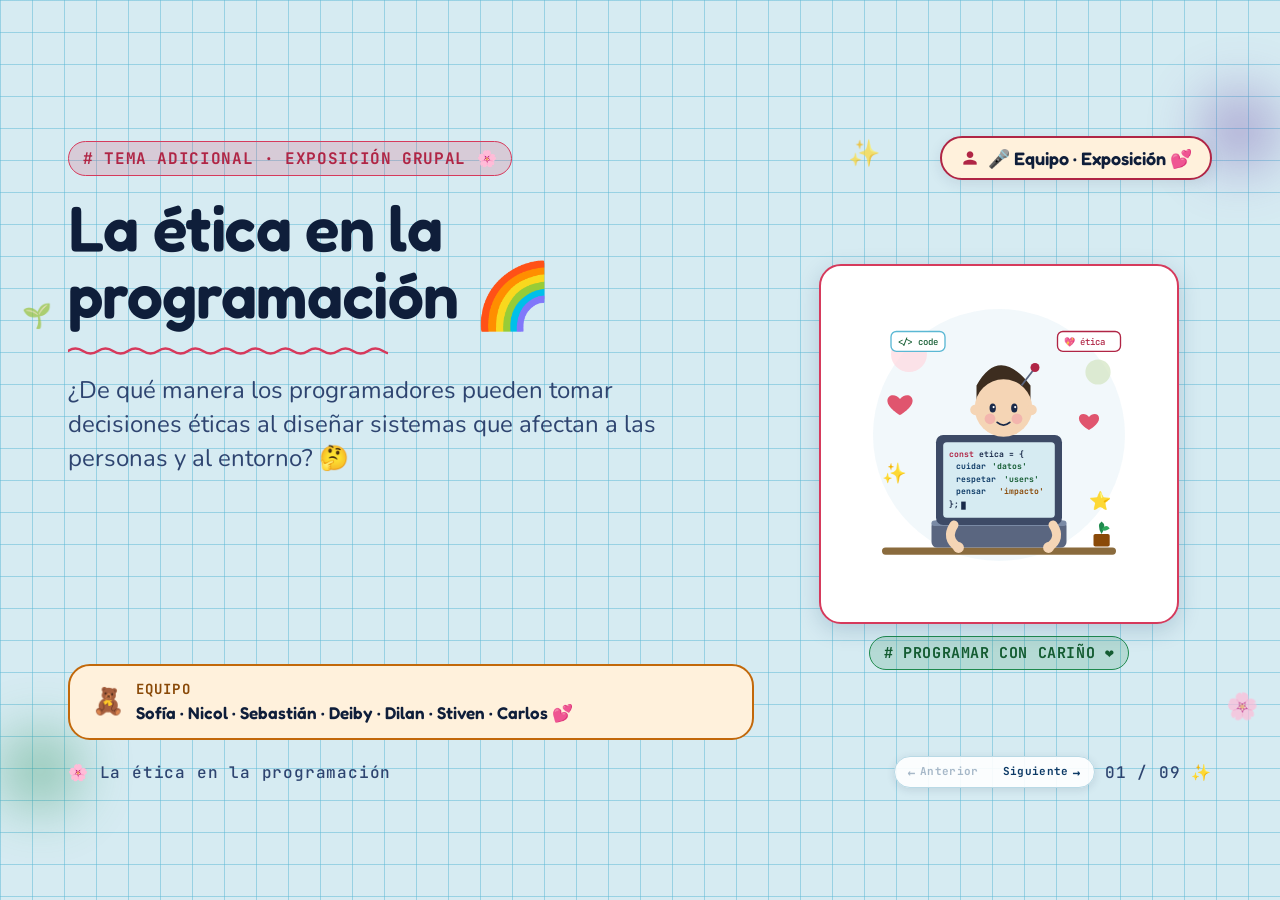
<file: index.html>
<!DOCTYPE html>
<html lang="es">
<head>
  <meta charset="UTF-8">
  <meta name="viewport" content="width=device-width, initial-scale=1">
  <title>La ética en la programación</title>
  <link rel="icon" href="data:image/svg+xml,<svg xmlns='http://www.w3.org/2000/svg' viewBox='0 0 100 100'><text y='.9em' font-size='90'>🌸</text></svg>">
  <meta http-equiv="refresh" content="0; url=slide_01.html">
  <style>
    body { margin: 0; background: #D6EBF2; font-family: sans-serif; }
  </style>
  <script>
    window.location.replace('slide_01.html');
  </script>
</head>
<body>
  <noscript>
    <p><a href="slide_01.html">Ir a la presentación</a></p>
  </noscript>
</body>
</html>
</file>
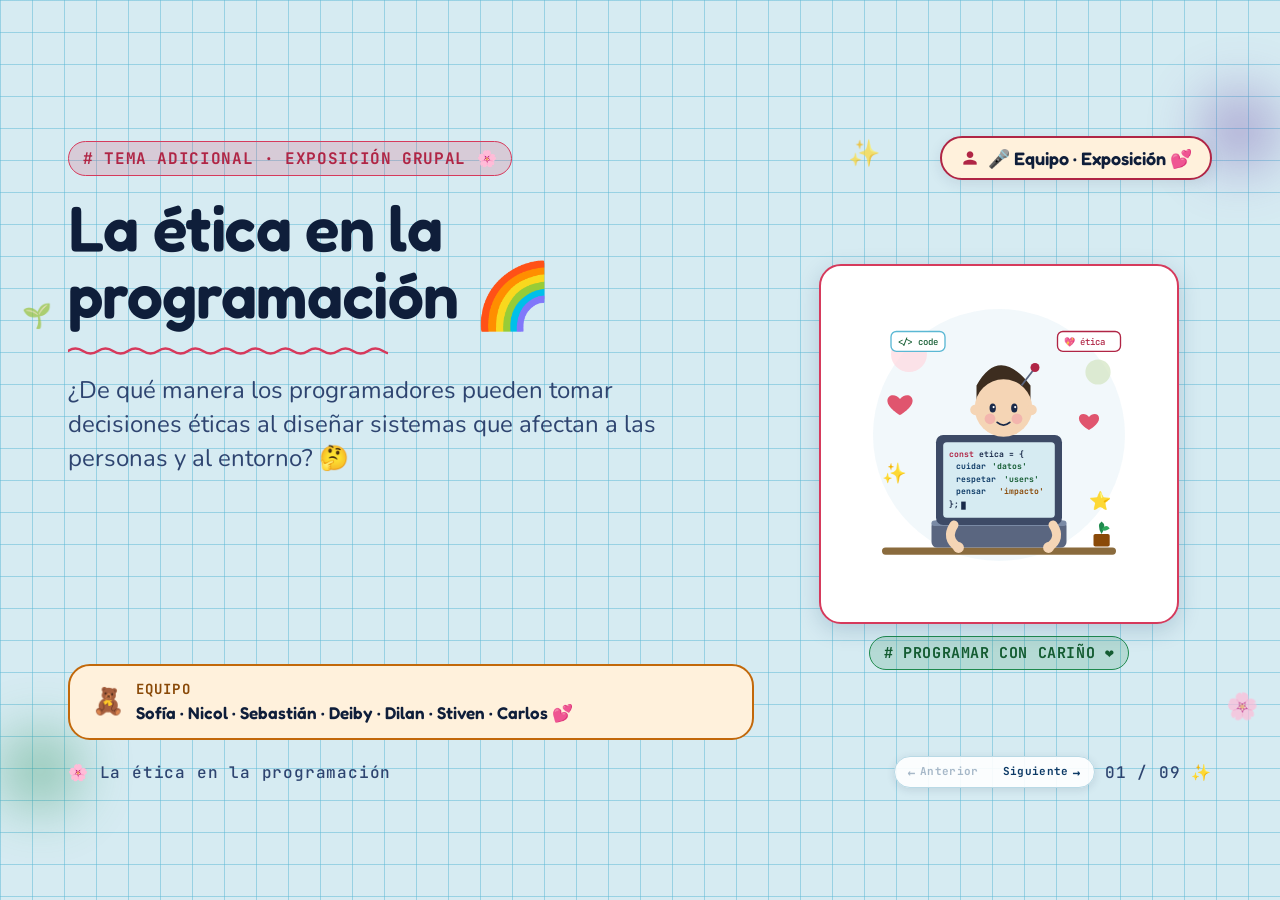
<file: slide_01.html>
<!DOCTYPE html>
<html lang="es">
<head>
  <meta charset="UTF-8">
  <meta name="viewport" content="width=device-width, initial-scale=1">
  <title>Portada — La ética en la programación</title>
  <link rel="icon" href="data:image/svg+xml,<svg xmlns='http://www.w3.org/2000/svg' viewBox='0 0 100 100'><text y='.9em' font-size='90'>🌸</text></svg>">
  <link rel="stylesheet" href="global.css">
  <link rel="stylesheet" href="utilities.css">
  <link rel="stylesheet" href="nav.css">
  <style>
    .visual-card {
      background: #FFFFFF;
      border: 2px solid var(--accent);
      border-radius: 22px;
      padding: 16px;
      box-shadow: var(--shadow-cute);
      position: relative;
      overflow: hidden;
      aspect-ratio: 1 / 1;
      width: min(100%, 360px);
      margin: 0 auto;
    }

    /* ===== Animaciones kawaii ===== */
    @keyframes blink {
      0%, 92%, 100% { transform: scaleY(1); }
      95%, 98%      { transform: scaleY(0.1); }
    }
    @keyframes float1 {
      0%, 100% { transform: translate(0, 0) rotate(0deg); }
      50%      { transform: translate(6px, -10px) rotate(8deg); }
    }
    @keyframes float2 {
      0%, 100% { transform: translate(0, 0) rotate(0deg); }
      50%      { transform: translate(-8px, -6px) rotate(-6deg); }
    }
    @keyframes heartPop {
      0%, 100% { transform: scale(1); opacity: 0.85; }
      50%      { transform: scale(1.22); opacity: 1; }
    }
    @keyframes screenGlow {
      0%, 100% { fill: #B9D9E5; }
      50%      { fill: #D6EBF2; }
    }
    @keyframes cursorBlink {
      0%, 49%  { opacity: 1; }
      50%, 100%{ opacity: 0; }
    }
    @keyframes headBob {
      0%, 100% { transform: translateY(0); }
      50%      { transform: translateY(-3px); }
    }

    .anim-blink  { transform-box: fill-box; transform-origin: center; animation: blink 4s infinite; }
    .anim-float1 { transform-box: fill-box; transform-origin: center; animation: float1 3.2s ease-in-out infinite; }
    .anim-float2 { transform-box: fill-box; transform-origin: center; animation: float2 3.6s ease-in-out infinite; }
    .anim-heart1 { transform-box: fill-box; transform-origin: center; animation: heartPop 1.8s ease-in-out infinite; }
    .anim-heart2 { transform-box: fill-box; transform-origin: center; animation: heartPop 2.2s ease-in-out infinite 0.4s; }
    .anim-screen { animation: screenGlow 3s ease-in-out infinite; }
    .anim-cursor { animation: cursorBlink 1.1s steps(1) infinite; }
    .anim-head   { transform-box: fill-box; transform-origin: center bottom; animation: headBob 3s ease-in-out infinite; }
  </style>
</head>
<body>
<div class="slide">
  <!-- Decoraciones -->
  <div class="corner-decor" style="background: var(--accent-3); top:0; right:0;" data-decor aria-hidden="true"></div>
  <div class="corner-decor" style="background: var(--accent-2); bottom:0; left:0;" data-decor aria-hidden="true"></div>
  <span class="sparkle" style="top:46px; right:400px; font-size:26px;" data-decor aria-hidden="true">✨</span>
  <span class="sparkle" style="bottom:86px; right:22px; font-size:26px;" data-decor aria-hidden="true">🌸</span>
  <span class="sparkle" style="top:210px; left:22px; font-size:24px;" data-decor aria-hidden="true">🌱</span>

  <!-- Top row: chip left, speaker badge right -->
  <div class="flex items-center justify-between" style="position: relative; z-index: 5; margin-bottom: 14px;">
    <span class="chip chip-coral" style="font-size:16px;"># TEMA ADICIONAL · EXPOSICIÓN GRUPAL 🌸</span>
    <span class="speaker-badge">
      <span class="material-icons">person</span>
      🎤 Equipo · Exposición 💕
    </span>
  </div>

  <!-- Main split 60/40 -->
  <div class="flex flex-row gap-8 flex-1" style="position: relative; z-index: 5; min-height: 0;">
    <!-- LEFT 60% -->
    <div class="flex flex-col" style="flex: 0 0 60%; gap: 18px;">
      <h1 class="k-title" style="font-size: 64px; line-height: 1.05; color: var(--ink);">
        La ética en la<br>programación 🌈
      </h1>
      <div class="squiggle" style="width: 320px;" data-decor aria-hidden="true"></div>
      <p class="k-sub" style="font-size: 24px; color: var(--primary-soft); line-height: 1.4; max-width: 600px;">
        ¿De qué manera los programadores pueden tomar decisiones éticas al diseñar sistemas que afectan a las personas y al entorno? 🤔
      </p>
      <div class="card-peach" style="padding: 14px 22px; margin-top: auto;">
        <div class="flex items-center gap-3">
          <span style="font-size: 26px;">🧸</span>
          <div class="flex flex-col gap-1">
            <span class="font-mono" style="font-size: 14px; color: var(--accent-4-deep); letter-spacing: 0.08em; font-weight: 700;">EQUIPO</span>
            <span style="font-family: var(--font-heading); font-weight: 600; font-size: 17px; color: var(--ink); line-height: 1.3;">Sofía · Nicol · Sebastián · Deiby · Dilan · Stiven · Carlos 💕</span>
          </div>
        </div>
      </div>
    </div>

    <!-- RIGHT 40% — Ilustración animada kawaii -->
    <div class="flex flex-col items-center justify-center" style="flex: 1 1 0; gap: 12px;">
      <div class="visual-card" role="img" aria-label="Ilustración animada de programador trabajando con código ético">
        <svg viewBox="0 0 360 360" xmlns="http://www.w3.org/2000/svg" style="width:100%; height:100%; display:block;">
          <!-- Fondo decorativo suave -->
          <circle cx="180" cy="170" r="140" fill="#EAF4F8" opacity="0.6"/>
          <circle cx="80" cy="80" r="20" fill="#FFD9E0" opacity="0.7" class="anim-float1"/>
          <circle cx="290" cy="100" r="14" fill="#D7E8C9" opacity="0.8" class="anim-float2"/>

          <!-- Corazones flotantes -->
          <g class="anim-heart1">
            <path d="M70 130 c-4,-6 -14,-6 -14,2 c0,8 14,16 14,16 c0,0 14,-8 14,-16 c0,-8 -10,-8 -14,-2 z" fill="#E0556E"/>
          </g>
          <g transform="translate(280,150) scale(0.8)">
            <g class="anim-heart2">
              <path d="M0 0 c-4,-6 -14,-6 -14,2 c0,8 14,16 14,16 c0,0 14,-8 14,-16 c0,-8 -10,-8 -14,-2 z" fill="#E0556E"/>
            </g>
          </g>

          <!-- Estrellas decorativas -->
          <text x="50" y="220" font-size="22" class="anim-float2">✨</text>
          <text x="280" y="250" font-size="20" class="anim-float1">⭐</text>

          <!-- Mesa (línea inferior) -->
          <rect x="50" y="295" width="260" height="8" rx="4" fill="#8A6B3D"/>

          <!-- Laptop base -->
          <rect x="105" y="265" width="150" height="30" rx="6" fill="#5A6680"/>
          <rect x="105" y="265" width="150" height="6" rx="3" fill="#7A8AA5"/>

          <!-- Pantalla del laptop -->
          <rect x="110" y="170" width="140" height="100" rx="8" fill="#3D4A66"/>
          <rect x="118" y="178" width="124" height="84" rx="4" fill="#D6EBF2" class="anim-screen"/>

          <!-- Código en pantalla -->
          <g font-family="'JetBrains Mono', monospace" font-size="9" font-weight="600">
            <text x="124" y="194" fill="#B02545">const</text>
            <text x="158" y="194" fill="#1A2A4A">etica = {</text>
            <text x="132" y="208" fill="#0D3A66">cuidar</text>
            <text x="172" y="208" fill="#145C32">'datos'</text>
            <text x="132" y="222" fill="#0D3A66">respetar</text>
            <text x="186" y="222" fill="#145C32">'users'</text>
            <text x="132" y="236" fill="#0D3A66">pensar</text>
            <text x="180" y="236" fill="#8A4A08">'impacto'</text>
            <text x="124" y="250" fill="#1A2A4A">};</text>
            <rect x="138" y="244" width="5" height="9" fill="#1A2A4A" class="anim-cursor"/>
          </g>

          <!-- Cabeza del programador (detrás del laptop) -->
          <g class="anim-head">
            <path d="M155 115 Q180 70 215 115 L215 145 Q180 130 155 145 Z" fill="#3D2D1F"/>
            <circle cx="185" cy="140" r="32" fill="#F5D5B5"/>
            <circle cx="154" cy="142" r="6" fill="#F5D5B5"/>
            <circle cx="216" cy="142" r="6" fill="#F5D5B5"/>
            <circle cx="170" cy="152" r="6" fill="#F2A0A8" opacity="0.6"/>
            <circle cx="200" cy="152" r="6" fill="#F2A0A8" opacity="0.6"/>
            <g class="anim-blink">
              <ellipse cx="173" cy="140" rx="3.5" ry="5" fill="#1A2A4A"/>
              <ellipse cx="197" cy="140" rx="3.5" ry="5" fill="#1A2A4A"/>
              <circle cx="174" cy="139" r="1.2" fill="#FFFFFF"/>
              <circle cx="198" cy="139" r="1.2" fill="#FFFFFF"/>
            </g>
            <path d="M178 156 Q185 162 192 156" stroke="#1A2A4A" stroke-width="2" fill="none" stroke-linecap="round"/>
            <line x1="205" y1="115" x2="218" y2="98" stroke="#5A6680" stroke-width="2"/>
            <circle cx="220" cy="95" r="5" fill="#B02545"/>
          </g>

          <!-- Brazo izquierdo -->
          <path d="M130 270 Q120 285 135 295" stroke="#F5D5B5" stroke-width="10" fill="none" stroke-linecap="round"/>
          <circle cx="135" cy="295" r="6" fill="#F5D5B5"/>

          <!-- Brazo derecho -->
          <path d="M240 270 Q250 285 235 295" stroke="#F5D5B5" stroke-width="10" fill="none" stroke-linecap="round"/>
          <circle cx="235" cy="295" r="6" fill="#F5D5B5"/>

          <!-- Trozos de código flotando arriba -->
          <g class="anim-float1">
            <rect x="60" y="55" width="60" height="22" rx="6" fill="#FFFFFF" stroke="#5BB8D4" stroke-width="1.5"/>
            <text x="68" y="70" font-family="'JetBrains Mono', monospace" font-size="10" fill="#145C32">&lt;/&gt; code</text>
          </g>
          <g class="anim-float2">
            <rect x="245" y="55" width="70" height="22" rx="6" fill="#FFFFFF" stroke="#B02545" stroke-width="1.5"/>
            <text x="252" y="70" font-family="'JetBrains Mono', monospace" font-size="10" fill="#B02545">💖 ética</text>
          </g>

          <!-- Plantita decorativa (medio ambiente) -->
          <g transform="translate(285,270)">
            <g class="anim-float2">
              <rect x="0" y="10" width="18" height="14" rx="2" fill="#8A4A08"/>
              <path d="M9 10 Q3 0 9 -4 Q15 0 9 10 Z" fill="#1F8A4D"/>
              <path d="M9 5 Q14 -2 18 4 Q13 8 9 5 Z" fill="#2FA85D"/>
            </g>
          </g>
        </svg>
      </div>
      <span class="chip chip-mint" style="font-size: 15px;"># programar con cariño ❤️</span>
    </div>
  </div>

  <!-- Footer -->
  <div class="page-meta">
    <span>🌸 La ética en la programación</span>
    <span>01 / 09 ✨</span>
  </div>
</div>
  <script src="nav.js" defer></script>
</body>
</html>
</file>
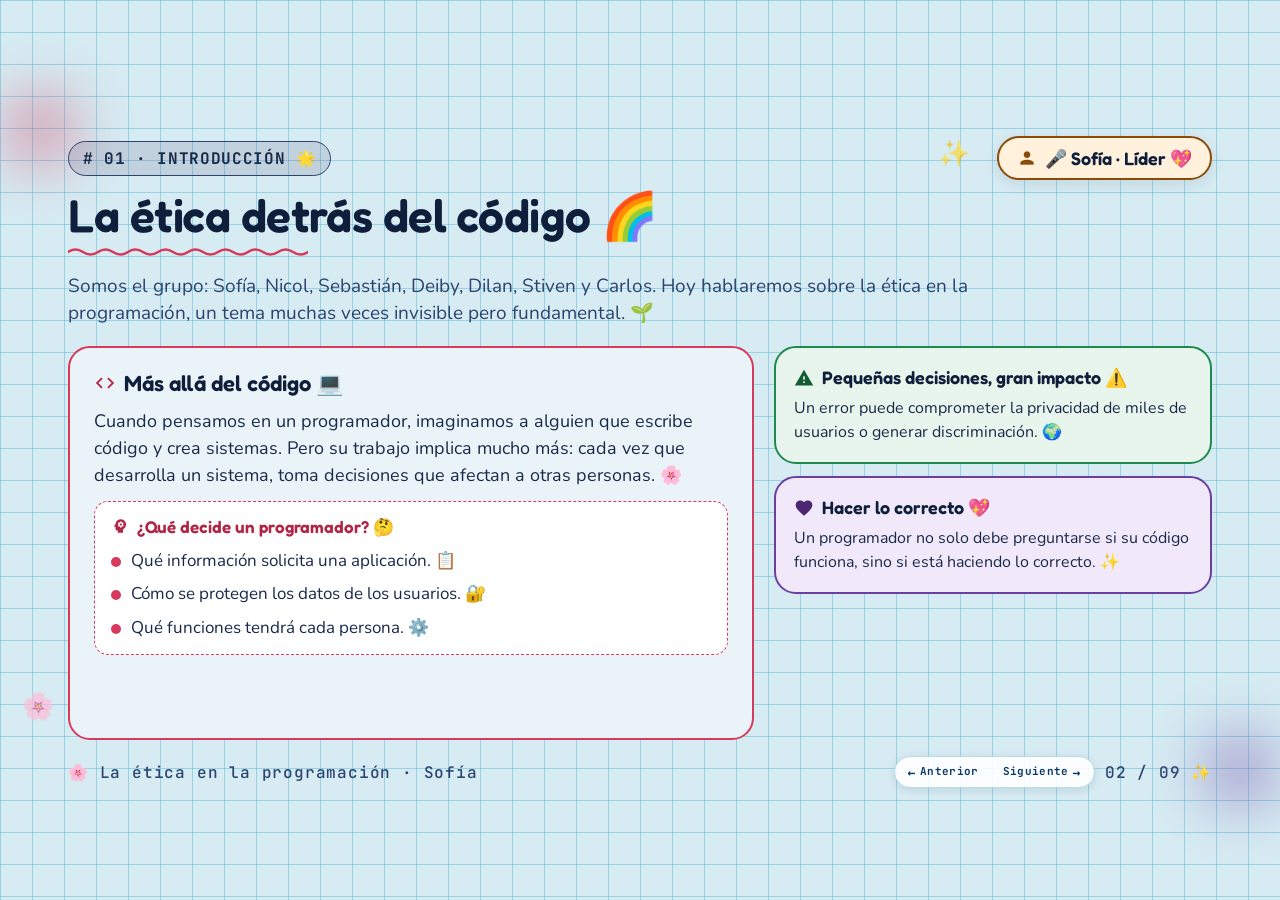
<file: slide_02.html>
<!DOCTYPE html>
<html lang="es">
<head>
<meta charset="UTF-8">
  <meta name="viewport" content="width=device-width, initial-scale=1">
<title>Sofía — Introducción: la ética detrás del código</title>
<link rel="icon" href="data:image/svg+xml,<svg xmlns='http://www.w3.org/2000/svg' viewBox='0 0 100 100'><text y='.9em' font-size='90'>🌸</text></svg>">
<link rel="stylesheet" href="global.css">
  <link rel="stylesheet" href="utilities.css">
  <link rel="stylesheet" href="nav.css">
<style>
  .big-card { border: 2px solid var(--accent); background: var(--bg-soft); border-radius: 22px; padding: 22px 24px; }
  .sub-card { background: #FFFFFF; border: 1.5px dashed var(--accent); border-radius: 14px; padding: 14px 16px; }
  .bullet-row { display: flex; align-items: flex-start; gap: 10px; font-family: var(--font-body); font-size: 17px; color: var(--primary); line-height: 1.5; }
  .bullet-dot { width: 10px; height: 10px; border-radius: 50%; background: var(--accent); display: inline-block; margin-top: 9px; flex-shrink: 0; }
  .small-card { border-radius: 22px; padding: 18px; }
  .small-card .mini-title .material-icons { font-size: 20px; }
</style>
</head>
<body>
<div class="slide">
  <!-- Decoraciones -->
  <div class="corner-decor" style="background: var(--accent); top:0; left:0;" data-decor aria-hidden="true"></div>
  <div class="corner-decor" style="background: var(--accent-3); bottom:0; right:0;" data-decor aria-hidden="true"></div>
  <span class="sparkle" style="top:46px; right:310px; font-size:26px;" data-decor aria-hidden="true">✨</span>
  <span class="sparkle" style="bottom:86px; left:22px; font-size:26px;" data-decor aria-hidden="true">🌸</span>

  <!-- HEADER -->
  <div style="position: relative; z-index: 5;">
    <div class="flex items-center justify-between" style="margin-bottom: 10px;">
      <span class="chip chip-slate" style="font-size:16px;"># 01 · INTRODUCCIÓN 🌟</span>
      <span class="speaker-badge" style="--badge-accent: var(--accent-4-deep); --badge-bg: var(--bg-peach-soft);">
        <span class="material-icons">person</span>
        🎤 Sofía · Líder 💖
      </span>
    </div>
    <h1 class="k-title" style="font-size: 46px; line-height: 1.1; color: var(--ink);">La ética detrás del código 🌈</h1>
    <div class="squiggle" style="width: 240px; margin-top: 6px;" data-decor aria-hidden="true"></div>
    <p class="k-sub" style="font-size: 19px; color: var(--primary-soft); line-height: 1.45; max-width: 900px; margin-top: 10px;">
      Somos el grupo: Sofía, Nicol, Sebastián, Deiby, Dilan, Stiven y Carlos. Hoy hablaremos sobre la ética en la programación, un tema muchas veces invisible pero fundamental. 🌱
    </p>
  </div>

  <!-- BODY grid 60/40 -->
  <div class="flex flex-row gap-5" style="position: relative; z-index: 5; margin-top: 18px; flex: 1; min-height: 0;">
    <!-- LEFT 60% -->
    <div class="big-card" style="flex: 0 0 60%; display: flex; flex-direction: column; gap: 12px;">
      <span class="mini-title" style="font-size: 22px;">
        <span class="material-icons">code</span>
        Más allá del código 💻
      </span>
      <p style="font-family: var(--font-body); font-size: 18px; color: var(--primary); line-height: 1.5;">
        Cuando pensamos en un programador, imaginamos a alguien que escribe código y crea sistemas. Pero su trabajo implica mucho más: cada vez que desarrolla un sistema, toma decisiones que afectan a otras personas. 🌸
      </p>
      <div class="sub-card">
        <div class="mini-title" style="font-size: 17px; color: var(--accent-deep); margin-bottom: 10px;">
          <span class="material-icons" style="font-size:18px; color: var(--accent-deep);">psychology</span>
          ¿Qué decide un programador? 🤔
        </div>
        <div class="flex flex-col gap-2">
          <div class="bullet-row"><span class="bullet-dot"></span><span>Qué información solicita una aplicación. 📋</span></div>
          <div class="bullet-row"><span class="bullet-dot"></span><span>Cómo se protegen los datos de los usuarios. 🔐</span></div>
          <div class="bullet-row"><span class="bullet-dot"></span><span>Qué funciones tendrá cada persona. ⚙️</span></div>
        </div>
      </div>
    </div>

    <!-- RIGHT 40% — 2 stacked cards -->
    <div class="flex flex-col" style="flex: 1 1 0; gap: 12px;">
      <div class="card-mint small-card" style="border: 2px solid var(--accent-2);">
        <div class="mini-title" style="font-size: 18px; margin-bottom: 6px;">
          <span class="material-icons" style="color: var(--accent-2-deep);">warning</span>
          Pequeñas decisiones, gran impacto ⚠️
        </div>
        <p style="font-family: var(--font-body); font-size: 16px; color: var(--primary); line-height: 1.5;">
          Un error puede comprometer la privacidad de miles de usuarios o generar discriminación. 🌍
        </p>
      </div>
      <div class="card-lav small-card" style="border: 2px solid var(--accent-3);">
        <div class="mini-title" style="font-size: 18px; margin-bottom: 6px;">
          <span class="material-icons" style="color: var(--accent-3-deep);">favorite</span>
          Hacer lo correcto 💖
        </div>
        <p style="font-family: var(--font-body); font-size: 16px; color: var(--primary); line-height: 1.5;">
          Un programador no solo debe preguntarse si su código funciona, sino si está haciendo lo correcto. ✨
        </p>
      </div>
    </div>
  </div>

  <!-- Footer -->
  <div class="page-meta">
    <span>🌸 La ética en la programación · Sofía</span>
    <span>02 / 09 ✨</span>
  </div>
</div>
  <script src="nav.js" defer></script>
</body>
</html>
</file>
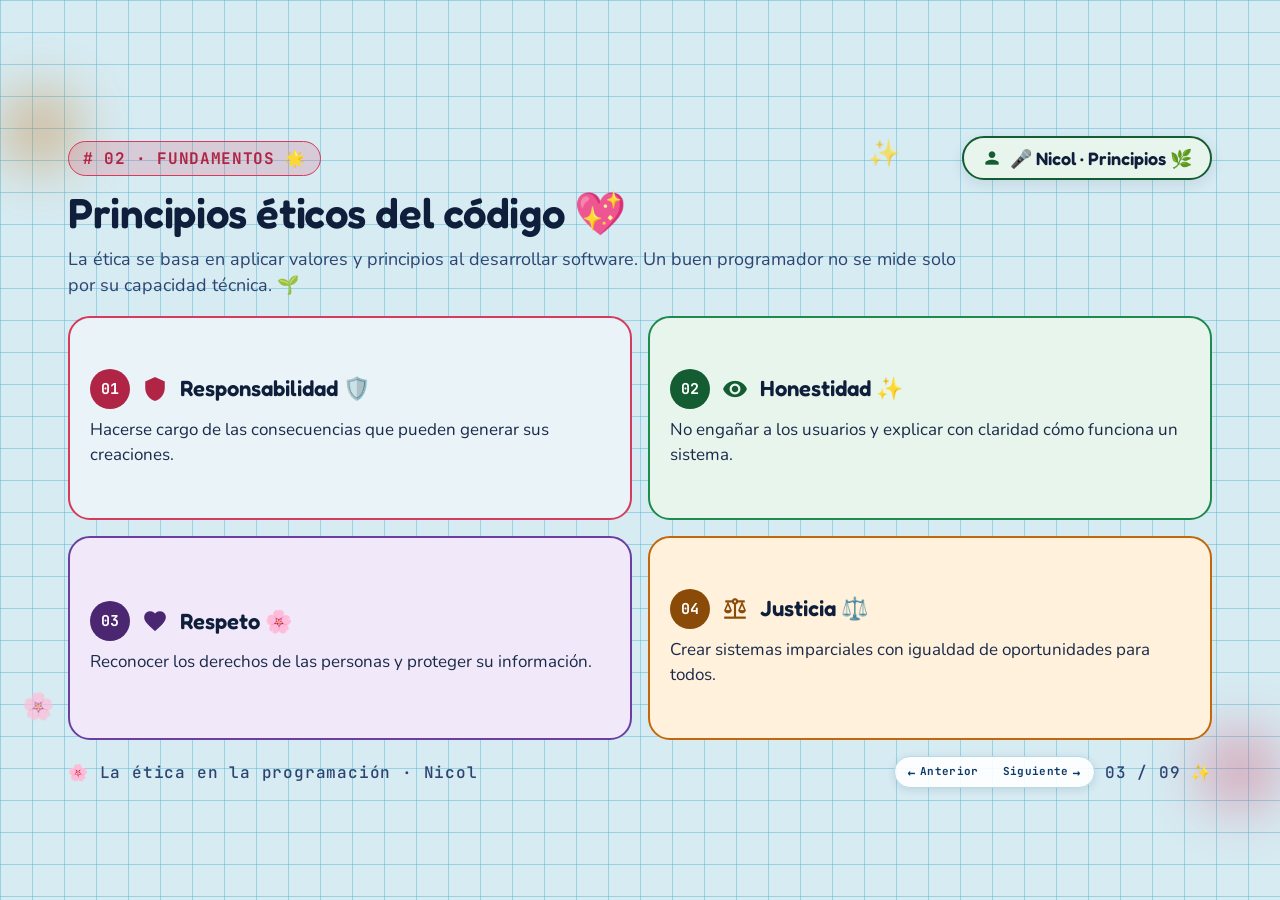
<file: slide_03.html>
<!DOCTYPE html>
<html lang="es">
<head>
<meta charset="UTF-8">
  <meta name="viewport" content="width=device-width, initial-scale=1">
<title>Nicol — Principios éticos del programador</title>
<link rel="icon" href="data:image/svg+xml,<svg xmlns='http://www.w3.org/2000/svg' viewBox='0 0 100 100'><text y='.9em' font-size='90'>🌸</text></svg>">
<link rel="stylesheet" href="global.css">
  <link rel="stylesheet" href="utilities.css">
  <link rel="stylesheet" href="nav.css">
<style>
  .principle-card { border-radius: 22px; padding: 18px 20px; display: flex; flex-direction: column; justify-content: center; gap: 8px; }
  .principle-head { display: flex; align-items: center; gap: 12px; }
  .principle-num { width: 40px; height: 40px; border-radius: 50%; display: inline-flex; align-items: center; justify-content: center; font-family: var(--font-mono); font-weight: 700; font-size: 15px; color: #FFFFFF; flex-shrink: 0; }
  .principle-icon { font-size: 26px; }
  .principle-title { font-family: var(--font-heading); font-weight: 600; font-size: 22px; color: var(--ink); line-height: 1.15; }
  .principle-desc { font-family: var(--font-body); font-size: 17px; color: var(--primary); line-height: 1.5; }
</style>
</head>
<body>
<div class="slide">
  <!-- Decoraciones -->
  <div class="corner-decor" style="background: var(--accent-4); top:0; left:0;" data-decor aria-hidden="true"></div>
  <div class="corner-decor" style="background: var(--accent); bottom:0; right:0;" data-decor aria-hidden="true"></div>
  <span class="sparkle" style="top:46px; right:380px; font-size:26px;" data-decor aria-hidden="true">✨</span>
  <span class="sparkle" style="bottom:86px; left:22px; font-size:26px;" data-decor aria-hidden="true">🌸</span>

  <!-- HEADER -->
  <div style="position: relative; z-index: 5;">
    <div class="flex items-center justify-between" style="margin-bottom: 10px;">
      <span class="chip chip-coral" style="font-size:16px;"># 02 · FUNDAMENTOS 🌟</span>
      <span class="speaker-badge" style="--badge-accent: var(--accent-2-deep); --badge-bg: var(--bg-mint-soft);">
        <span class="material-icons">person</span>
        🎤 Nicol · Principios 🌿
      </span>
    </div>
    <h1 class="k-title" style="font-size: 42px; line-height: 1.1; color: var(--ink);">Principios éticos del código 💖</h1>
    <p class="k-sub" style="font-size: 18px; color: var(--primary-soft); line-height: 1.45; max-width: 900px; margin-top: 10px;">
      La ética se basa en aplicar valores y principios al desarrollar software. Un buen programador no se mide solo por su capacidad técnica. 🌱
    </p>
  </div>

  <!-- BODY grid 2x2 -->
  <div class="grid grid-cols-2 gap-4" style="position: relative; z-index: 5; margin-top: 18px; flex: 1; min-height: 0;">

    <!-- Card 1: Responsabilidad (coral) -->
    <div class="principle-card" style="background: var(--bg-soft); border: 2px solid var(--accent);">
      <div class="principle-head">
        <span class="principle-num badge-coral">01</span>
        <span class="material-icons principle-icon" style="color: var(--accent-deep);">shield</span>
        <span class="principle-title">Responsabilidad 🛡️</span>
      </div>
      <p class="principle-desc">Hacerse cargo de las consecuencias que pueden generar sus creaciones.</p>
    </div>

    <!-- Card 2: Honestidad (mint) -->
    <div class="principle-card" style="background: var(--bg-mint-soft); border: 2px solid var(--accent-2);">
      <div class="principle-head">
        <span class="principle-num badge-mint">02</span>
        <span class="material-icons principle-icon" style="color: var(--accent-2-deep);">visibility</span>
        <span class="principle-title">Honestidad ✨</span>
      </div>
      <p class="principle-desc">No engañar a los usuarios y explicar con claridad cómo funciona un sistema.</p>
    </div>

    <!-- Card 3: Respeto (lavender) -->
    <div class="principle-card" style="background: var(--bg-lav-soft); border: 2px solid var(--accent-3);">
      <div class="principle-head">
        <span class="principle-num badge-lav">03</span>
        <span class="material-icons principle-icon" style="color: var(--accent-3-deep);">favorite</span>
        <span class="principle-title">Respeto 🌸</span>
      </div>
      <p class="principle-desc">Reconocer los derechos de las personas y proteger su información.</p>
    </div>

    <!-- Card 4: Justicia (peach) -->
    <div class="principle-card" style="background: var(--bg-peach-soft); border: 2px solid var(--accent-4);">
      <div class="principle-head">
        <span class="principle-num badge-peach">04</span>
        <span class="material-icons principle-icon" style="color: var(--accent-4-deep);">balance</span>
        <span class="principle-title">Justicia ⚖️</span>
      </div>
      <p class="principle-desc">Crear sistemas imparciales con igualdad de oportunidades para todos.</p>
    </div>
  </div>

  <!-- Footer -->
  <div class="page-meta">
    <span>🌸 La ética en la programación · Nicol</span>
    <span>03 / 09 ✨</span>
  </div>
</div>
  <script src="nav.js" defer></script>
</body>
</html>
</file>
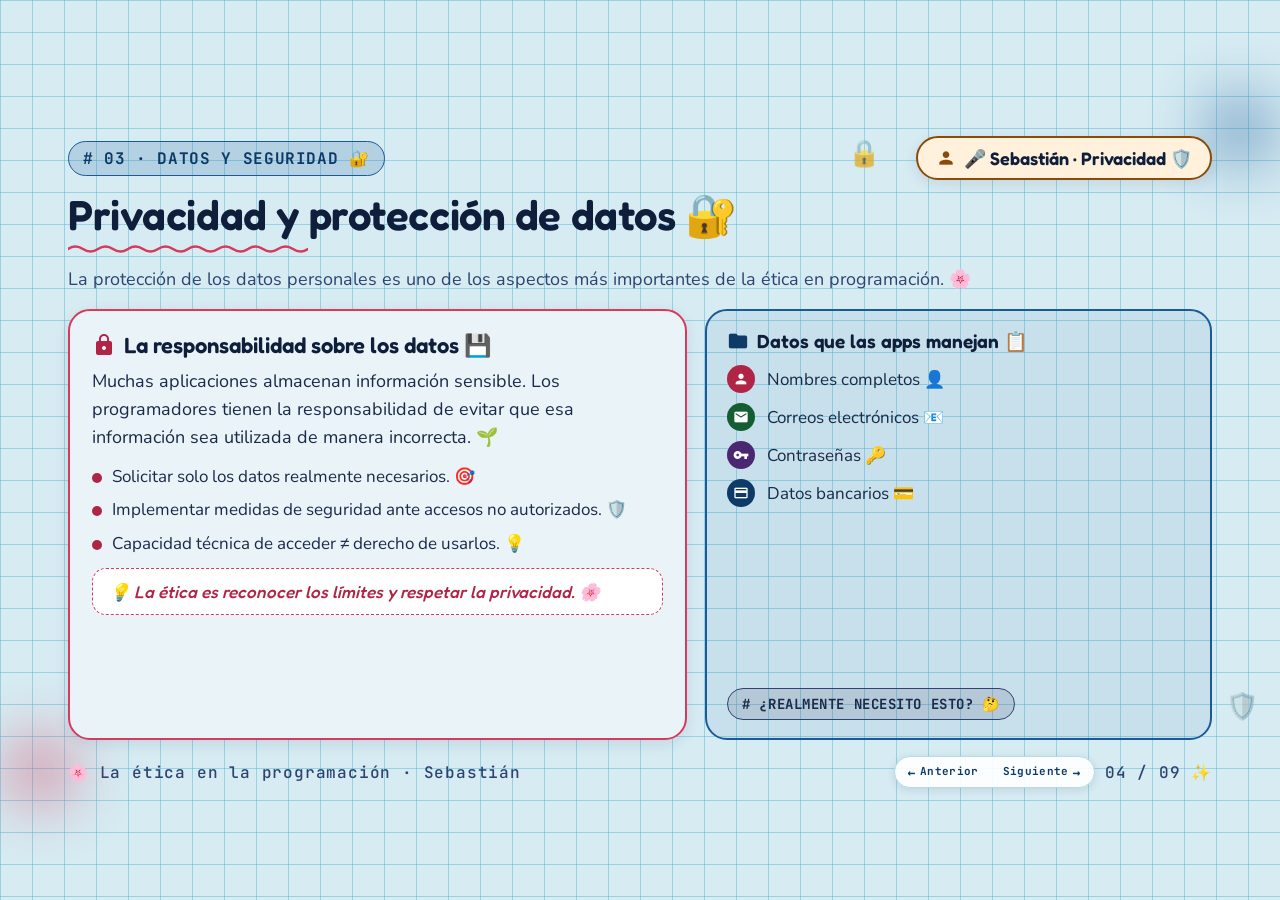
<file: slide_04.html>
<!DOCTYPE html>
<html lang="es">
<head>
<meta charset="UTF-8">
  <meta name="viewport" content="width=device-width, initial-scale=1">
<title>Sebastián — Privacidad y protección de datos</title>
<link rel="icon" href="data:image/svg+xml,<svg xmlns='http://www.w3.org/2000/svg' viewBox='0 0 100 100'><text y='.9em' font-size='90'>🌸</text></svg>">
<link rel="stylesheet" href="global.css">
  <link rel="stylesheet" href="utilities.css">
  <link rel="stylesheet" href="nav.css">
<style>
  .body-text { font-family: var(--font-body); font-size: 18px; color: var(--primary); line-height: 1.55; }
  .bullet-row { display: flex; align-items: flex-start; gap: 10px; font-family: var(--font-body); font-size: 17px; color: var(--primary); line-height: 1.5; }
  .bullet-dot { width: 10px; height: 10px; border-radius: 50%; background: var(--accent-deep); margin-top: 9px; flex-shrink: 0; }
  .data-row { display: flex; align-items: center; gap: 12px; font-family: var(--font-body); font-size: 17px; color: var(--primary); }
  .data-badge { width: 28px; height: 28px; border-radius: 50%; display: inline-flex; align-items: center; justify-content: center; color: #FFFFFF; flex-shrink: 0; }
  .data-badge .material-icons { font-size: 16px; }
  .quote-italic { font-family: var(--font-heading); font-size: 17px; font-style: italic; color: var(--accent-deep); font-weight: 500; }
  .squiggle-line { display:block; height: 10px; width: 240px; background-image: url("data:image/svg+xml;utf8,<svg xmlns='http://www.w3.org/2000/svg' viewBox='0 0 60 10'><path d='M0 5 Q 7.5 0 15 5 T 30 5 T 45 5 T 60 5' fill='none' stroke='%23D63A5C' stroke-width='2.5' stroke-linecap='round'/></svg>"); background-repeat: repeat-x; background-size: 60px 10px; margin-top: 6px; }
</style>
</head>
<body>
<div class="slide">
  <!-- DECORACIONES -->
  <div class="corner-decor" data-decor aria-hidden="true" style="top:0px; right:0px; background: var(--accent-5);"></div>
  <div class="corner-decor" data-decor aria-hidden="true" style="bottom:0px; left:0px; background: var(--accent);"></div>
  <span class="sparkle" data-decor aria-hidden="true" style="top:46px; right:400px; font-size:26px;">🔒</span>
  <span class="sparkle" data-decor aria-hidden="true" style="bottom:86px; right:22px; font-size:26px;">🛡️</span>

  <!-- HEADER -->
  <header class="relative" style="z-index:5;">
    <div class="flex items-center justify-between">
      <span class="chip chip-sky"># 03 · DATOS Y SEGURIDAD 🔐</span>
      <span class="speaker-badge" style="--badge-accent: var(--accent-4-deep); --badge-bg: var(--bg-peach-soft);">
        <span class="material-icons" style="font-size:20px;">person</span>
        🎤 Sebastián · Privacidad 🛡️
      </span>
    </div>
    <h1 class="k-title mt-3" style="font-size:42px; line-height:1.1;">Privacidad y protección de datos 🔐</h1>
    <span class="squiggle-line"></span>
    <p class="k-sub mt-3" style="font-size:18px; max-width:920px;">La protección de los datos personales es uno de los aspectos más importantes de la ética en programación. 🌸</p>
  </header>

  <!-- CUERPO GRID 55/45 -->
  <main class="grid mt-4" style="grid-template-columns: 55fr 45fr; gap: 18px; flex:1; z-index:5; position:relative;">

    <!-- COLUMNA IZQUIERDA -->
    <section class="card" style="border:2px solid var(--accent); background: var(--bg-soft); border-radius:22px; padding:20px 22px; display:flex; flex-direction:column;">
      <div class="mini-title" style="font-size:22px;">
        <span class="material-icons" style="font-size:24px; color:var(--accent-deep);">lock</span>
        La responsabilidad sobre los datos 💾
      </div>
      <p class="body-text mt-2">Muchas aplicaciones almacenan información sensible. Los programadores tienen la responsabilidad de evitar que esa información sea utilizada de manera incorrecta. 🌱</p>

      <div class="mt-3 flex flex-col" style="gap:8px;">
        <div class="bullet-row"><span class="bullet-dot"></span><span>Solicitar solo los datos realmente necesarios. 🎯</span></div>
        <div class="bullet-row"><span class="bullet-dot"></span><span>Implementar medidas de seguridad ante accesos no autorizados. 🛡️</span></div>
        <div class="bullet-row"><span class="bullet-dot"></span><span>Capacidad técnica de acceder ≠ derecho de usarlos. 💡</span></div>
      </div>

      <div class="mt-3" style="background:#FFFFFF; border:1.5px dashed var(--accent); border-radius:14px; padding:12px 16px;">
        <p class="quote-italic">💡 La ética es reconocer los límites y respetar la privacidad. 🌸</p>
      </div>
    </section>

    <!-- COLUMNA DERECHA -->
    <section style="border:2px solid var(--accent-5); background: rgba(27, 90, 153, 0.08); border-radius:22px; padding:18px 20px; display:flex; flex-direction:column;">
      <div style="font-family:var(--font-heading); font-size:19px; color:var(--ink); font-weight:600; display:inline-flex; align-items:center; gap:8px;">
        <span class="material-icons" style="font-size:22px; color:var(--accent-5-deep);">folder</span>
        Datos que las apps manejan 📋
      </div>

      <div class="mt-3 flex flex-col" style="gap:10px;">
        <div class="data-row">
          <span class="data-badge badge-coral"><span class="material-icons">person</span></span>
          <span>Nombres completos 👤</span>
        </div>
        <div class="data-row">
          <span class="data-badge badge-mint"><span class="material-icons">email</span></span>
          <span>Correos electrónicos 📧</span>
        </div>
        <div class="data-row">
          <span class="data-badge badge-lav"><span class="material-icons">vpn_key</span></span>
          <span>Contraseñas 🔑</span>
        </div>
        <div class="data-row">
          <span class="data-badge badge-sky"><span class="material-icons">credit_card</span></span>
          <span>Datos bancarios 💳</span>
        </div>
      </div>

      <div class="mt-3" style="margin-top: auto; padding-top: 14px;">
        <span class="chip chip-slate" style="font-size:14px;"># ¿realmente necesito esto? 🤔</span>
      </div>
    </section>
  </main>

  <!-- FOOTER -->
  <div class="page-meta">
    <span>🌸 La ética en la programación · Sebastián</span>
    <span>04 / 09 ✨</span>
  </div>
</div>
  <script src="nav.js" defer></script>
</body>
</html>
</file>
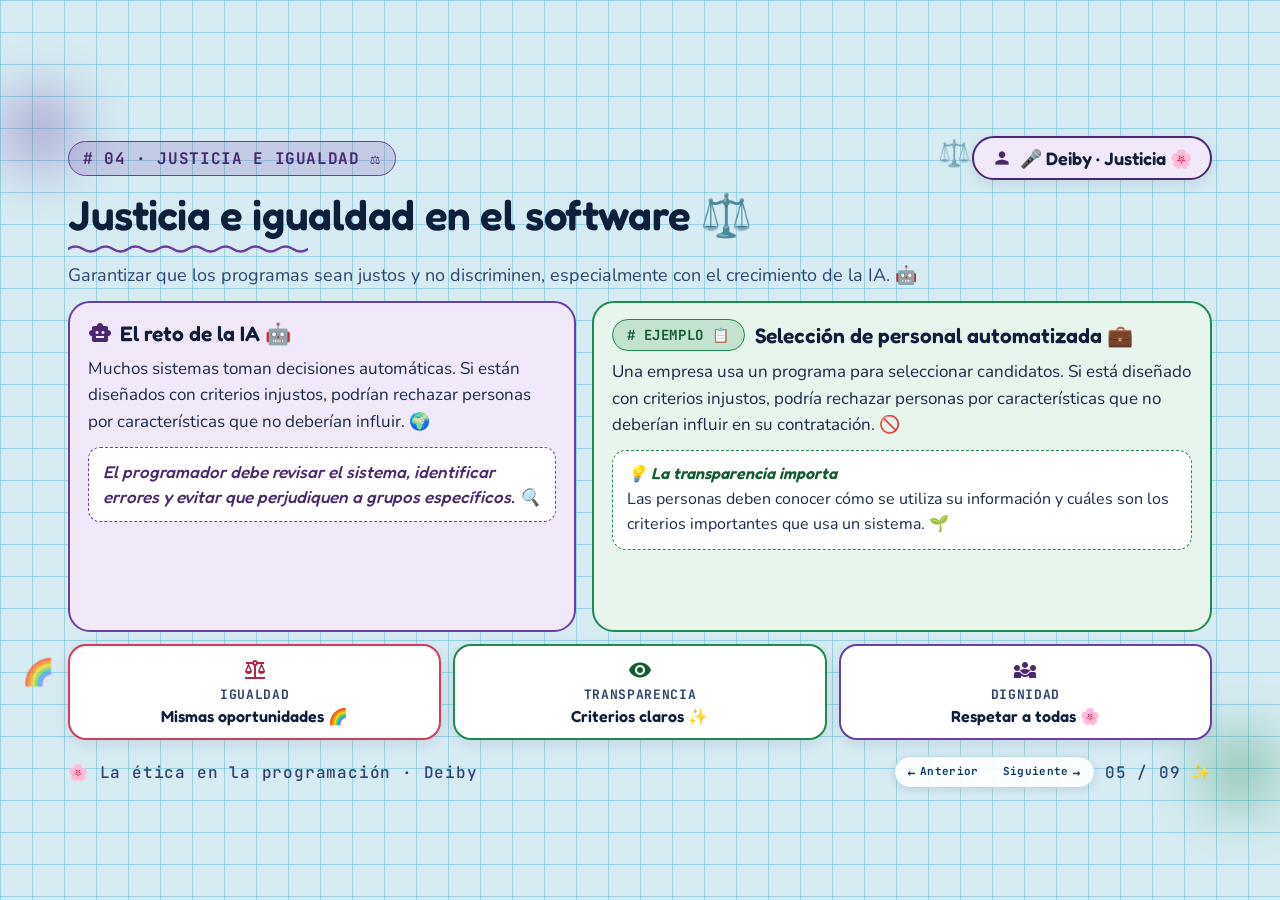
<file: slide_05.html>
<!DOCTYPE html>
<html lang="es">
<head>
<meta charset="UTF-8">
  <meta name="viewport" content="width=device-width, initial-scale=1">
<title>Deiby — Justicia e igualdad en el software</title>
<link rel="icon" href="data:image/svg+xml,<svg xmlns='http://www.w3.org/2000/svg' viewBox='0 0 100 100'><text y='.9em' font-size='90'>🌸</text></svg>">
<link rel="stylesheet" href="global.css">
  <link rel="stylesheet" href="utilities.css">
  <link rel="stylesheet" href="nav.css">
<style>
  .body-text { font-family: var(--font-body); color: var(--primary); line-height: 1.55; }
  .quote-italic-lav { font-family: var(--font-heading); font-size: 17px; font-style: italic; color: var(--accent-3-deep); font-weight: 500; line-height: 1.45; }
  .quote-italic-mint { font-family: var(--font-heading); font-size: 16px; font-style: italic; color: var(--accent-2-deep); font-weight: 600; }
  .pillar-card {
    background: #FFFFFF;
    border-radius: 18px;
    padding: 12px 10px;
    display: flex;
    flex-direction: column;
    align-items: center;
    gap: 4px;
    box-shadow: var(--shadow-soft);
  }
  .pillar-label { font-family: var(--font-mono); font-size: 13px; color: var(--primary-soft); letter-spacing: 0.05em; font-weight: 700; }
  .pillar-keyword { font-family: var(--font-heading); font-size: 16px; color: var(--ink); font-weight: 600; text-align: center; line-height: 1.2; }
  .squiggle-line { display:block; height: 10px; width: 240px; background-image: url("data:image/svg+xml;utf8,<svg xmlns='http://www.w3.org/2000/svg' viewBox='0 0 60 10'><path d='M0 5 Q 7.5 0 15 5 T 30 5 T 45 5 T 60 5' fill='none' stroke='%236B3FA0' stroke-width='2.5' stroke-linecap='round'/></svg>"); background-repeat: repeat-x; background-size: 60px 10px; margin-top: 6px; }
</style>
</head>
<body>
<div class="slide">
  <!-- DECORACIONES -->
  <div class="corner-decor" data-decor aria-hidden="true" style="top:0px; left:0px; background: var(--accent-3);"></div>
  <div class="corner-decor" data-decor aria-hidden="true" style="bottom:0px; right:0px; background: var(--accent-2);"></div>
  <span class="sparkle" data-decor aria-hidden="true" style="top:46px; right:310px; font-size:26px;">⚖️</span>
  <span class="sparkle" data-decor aria-hidden="true" style="bottom:120px; left:22px; font-size:26px;">🌈</span>

  <!-- HEADER -->
  <header class="relative" style="z-index:5;">
    <div class="flex items-center justify-between">
      <span class="chip chip-lav"># 04 · JUSTICIA E IGUALDAD ⚖️</span>
      <span class="speaker-badge" style="--badge-accent: var(--accent-3-deep); --badge-bg: var(--bg-lav-soft);">
        <span class="material-icons" style="font-size:20px;">person</span>
        🎤 Deiby · Justicia 🌸
      </span>
    </div>
    <h1 class="k-title mt-3" style="font-size:42px; line-height:1.1;">Justicia e igualdad en el software ⚖️</h1>
    <span class="squiggle-line"></span>
    <p class="k-sub mt-2" style="font-size:18px; max-width:920px;">Garantizar que los programas sean justos y no discriminen, especialmente con el crecimiento de la IA. 🤖</p>
  </header>

  <!-- CUERPO GRID 45/55 -->
  <main class="grid mt-3" style="grid-template-columns: 45fr 55fr; gap: 16px; flex:1; min-height:0; z-index:5; position:relative;">

    <!-- COLUMNA IZQUIERDA -->
    <section style="border:2px solid var(--accent-3); background: var(--bg-lav-soft); border-radius:22px; padding:16px 18px; display:flex; flex-direction:column;">
      <div class="mini-title" style="font-size:21px;">
        <span class="material-icons" style="font-size:24px; color:var(--accent-3-deep);">smart_toy</span>
        El reto de la IA 🤖
      </div>
      <p class="body-text mt-2" style="font-size:17px;">Muchos sistemas toman decisiones automáticas. Si están diseñados con criterios injustos, podrían rechazar personas por características que no deberían influir. 🌍</p>

      <div class="mt-3" style="background:#FFFFFF; border:1.5px dashed var(--accent-3); border-radius:12px; padding:12px 14px;">
        <p class="quote-italic-lav">El programador debe revisar el sistema, identificar errores y evitar que perjudiquen a grupos específicos. 🔍</p>
      </div>
    </section>

    <!-- COLUMNA DERECHA -->
    <section style="border:2px solid var(--accent-2); background: var(--bg-mint-soft); border-radius:22px; padding:16px 18px; display:flex; flex-direction:column;">
      <div class="flex items-center" style="gap:10px;">
        <span class="chip chip-mint" style="font-size:14px;"># EJEMPLO 📋</span>
        <span class="mini-title" style="font-size:21px;">Selección de personal automatizada 💼</span>
      </div>
      <p class="body-text mt-2" style="font-size:17px;">Una empresa usa un programa para seleccionar candidatos. Si está diseñado con criterios injustos, podría rechazar personas por características que no deberían influir en su contratación. 🚫</p>

      <div class="mt-3" style="background:#FFFFFF; border:1.5px dashed var(--accent-2); border-radius:14px; padding:12px 14px;">
        <p class="quote-italic-mint">💡 La transparencia importa</p>
        <p class="body-text mt-1" style="font-size:16px;">Las personas deben conocer cómo se utiliza su información y cuáles son los criterios importantes que usa un sistema. 🌱</p>
      </div>
    </section>
  </main>

  <!-- PILARES INFERIORES -->
  <div class="grid grid-cols-3 mt-3" style="gap:12px; z-index:5; position:relative;">
    <div class="pillar-card" style="border:2px solid var(--accent);">
      <span class="material-icons" style="font-size:24px; color:var(--accent-deep);">balance</span>
      <span class="pillar-label">IGUALDAD</span>
      <span class="pillar-keyword">Mismas oportunidades 🌈</span>
    </div>
    <div class="pillar-card" style="border:2px solid var(--accent-2);">
      <span class="material-icons" style="font-size:24px; color:var(--accent-2-deep);">visibility</span>
      <span class="pillar-label">TRANSPARENCIA</span>
      <span class="pillar-keyword">Criterios claros ✨</span>
    </div>
    <div class="pillar-card" style="border:2px solid var(--accent-3);">
      <span class="material-icons" style="font-size:24px; color:var(--accent-3-deep);">diversity_3</span>
      <span class="pillar-label">DIGNIDAD</span>
      <span class="pillar-keyword">Respetar a todas 🌸</span>
    </div>
  </div>

  <!-- FOOTER -->
  <div class="page-meta">
    <span>🌸 La ética en la programación · Deiby</span>
    <span>05 / 09 ✨</span>
  </div>
</div>
  <script src="nav.js" defer></script>
</body>
</html>
</file>
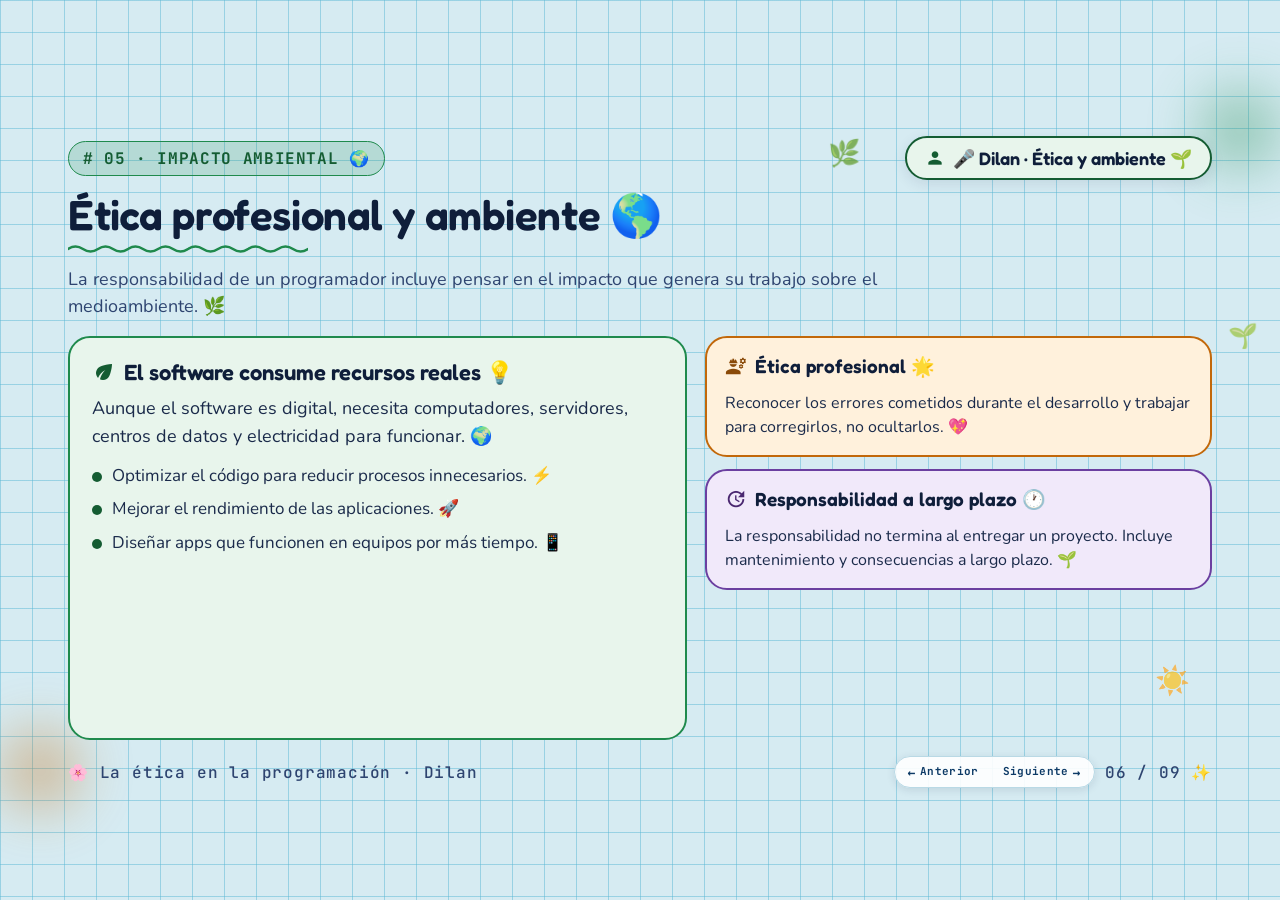
<file: slide_06.html>
<!DOCTYPE html>
<html lang="es">
<head>
<meta charset="UTF-8">
  <meta name="viewport" content="width=device-width, initial-scale=1">
<title>Dilan — Ética profesional y ambiente</title>
<link rel="icon" href="data:image/svg+xml,<svg xmlns='http://www.w3.org/2000/svg' viewBox='0 0 100 100'><text y='.9em' font-size='90'>🌸</text></svg>">
<link rel="stylesheet" href="global.css">
  <link rel="stylesheet" href="utilities.css">
  <link rel="stylesheet" href="nav.css">
<style>
  .body-text { font-family: var(--font-body); color: var(--primary); line-height: 1.55; }
  .bullet-row { display: flex; align-items: flex-start; gap: 10px; font-family: var(--font-body); font-size: 17px; color: var(--primary); line-height: 1.5; }
  .bullet-dot-mint { width: 10px; height: 10px; border-radius: 50%; background: var(--accent-2-deep); margin-top: 9px; flex-shrink: 0; }
  .squiggle-line { display:block; height: 10px; width: 240px; background-image: url("data:image/svg+xml;utf8,<svg xmlns='http://www.w3.org/2000/svg' viewBox='0 0 60 10'><path d='M0 5 Q 7.5 0 15 5 T 30 5 T 45 5 T 60 5' fill='none' stroke='%231F8A4D' stroke-width='2.5' stroke-linecap='round'/></svg>"); background-repeat: repeat-x; background-size: 60px 10px; margin-top: 6px; }
  .side-card-title { font-family: var(--font-heading); font-size: 19px; color: var(--ink); font-weight: 600; display: inline-flex; align-items: center; gap: 8px; }
  .side-card-text { font-family: var(--font-body); font-size: 16px; color: var(--primary); line-height: 1.5; }
</style>
</head>
<body>
<div class="slide">
  <!-- DECORACIONES -->
  <div class="corner-decor" data-decor aria-hidden="true" style="top:0px; right:0px; background: var(--accent-2);"></div>
  <div class="corner-decor" data-decor aria-hidden="true" style="bottom:0px; left:0px; background: var(--accent-4);"></div>
  <span class="sparkle" data-decor aria-hidden="true" style="top:46px; right:420px; font-size:26px;">🌿</span>
  <span class="sparkle" data-decor aria-hidden="true" style="bottom:110px; right:90px; font-size:28px;">☀️</span>
  <span class="sparkle" data-decor aria-hidden="true" style="top:230px; right:22px; font-size:24px;">🌱</span>

  <!-- HEADER -->
  <header class="relative" style="z-index:5;">
    <div class="flex items-center justify-between">
      <span class="chip chip-mint"># 05 · IMPACTO AMBIENTAL 🌍</span>
      <span class="speaker-badge" style="--badge-accent: var(--accent-2-deep); --badge-bg: var(--bg-mint-soft);">
        <span class="material-icons" style="font-size:20px;">person</span>
        🎤 Dilan · Ética y ambiente 🌱
      </span>
    </div>
    <h1 class="k-title mt-3" style="font-size:42px; line-height:1.1;">Ética profesional y ambiente 🌎</h1>
    <span class="squiggle-line"></span>
    <p class="k-sub mt-3" style="font-size:18px; max-width:920px;">La responsabilidad de un programador incluye pensar en el impacto que genera su trabajo sobre el medioambiente. 🌿</p>
  </header>

  <!-- CUERPO GRID 55/45 -->
  <main class="grid mt-4" style="grid-template-columns: 55fr 45fr; gap: 18px; flex:1; z-index:5; position:relative;">

    <!-- COLUMNA IZQUIERDA -->
    <section style="border:2px solid var(--accent-2); background: var(--bg-mint-soft); border-radius:22px; padding:20px 22px; display:flex; flex-direction:column;">
      <div class="mini-title" style="font-size:22px;">
        <span class="material-icons" style="font-size:24px; color:var(--accent-2-deep);">eco</span>
        El software consume recursos reales 💡
      </div>
      <p class="body-text mt-2" style="font-size:18px;">Aunque el software es digital, necesita computadores, servidores, centros de datos y electricidad para funcionar. 🌍</p>

      <div class="mt-3 flex flex-col" style="gap:8px;">
        <div class="bullet-row"><span class="bullet-dot-mint"></span><span>Optimizar el código para reducir procesos innecesarios. ⚡</span></div>
        <div class="bullet-row"><span class="bullet-dot-mint"></span><span>Mejorar el rendimiento de las aplicaciones. 🚀</span></div>
        <div class="bullet-row"><span class="bullet-dot-mint"></span><span>Diseñar apps que funcionen en equipos por más tiempo. 📱</span></div>
      </div>
    </section>

    <!-- COLUMNA DERECHA — 2 cards apiladas -->
    <section class="flex flex-col" style="gap:12px;">
      <!-- Card 1 peach -->
      <div style="border:2px solid var(--accent-4); background: var(--bg-peach-soft); border-radius:22px; padding:16px 18px;">
        <div class="side-card-title">
          <span class="material-icons" style="font-size:22px; color:var(--accent-4-deep);">engineering</span>
          Ética profesional 🌟
        </div>
        <p class="side-card-text mt-2">Reconocer los errores cometidos durante el desarrollo y trabajar para corregirlos, no ocultarlos. 💖</p>
      </div>
      <!-- Card 2 lav -->
      <div style="border:2px solid var(--accent-3); background: var(--bg-lav-soft); border-radius:22px; padding:16px 18px;">
        <div class="side-card-title">
          <span class="material-icons" style="font-size:22px; color:var(--accent-3-deep);">update</span>
          Responsabilidad a largo plazo 🕐
        </div>
        <p class="side-card-text mt-2">La responsabilidad no termina al entregar un proyecto. Incluye mantenimiento y consecuencias a largo plazo. 🌱</p>
      </div>
    </section>
  </main>

  <!-- FOOTER -->
  <div class="page-meta">
    <span>🌸 La ética en la programación · Dilan</span>
    <span>06 / 09 ✨</span>
  </div>
</div>
  <script src="nav.js" defer></script>
</body>
</html>
</file>
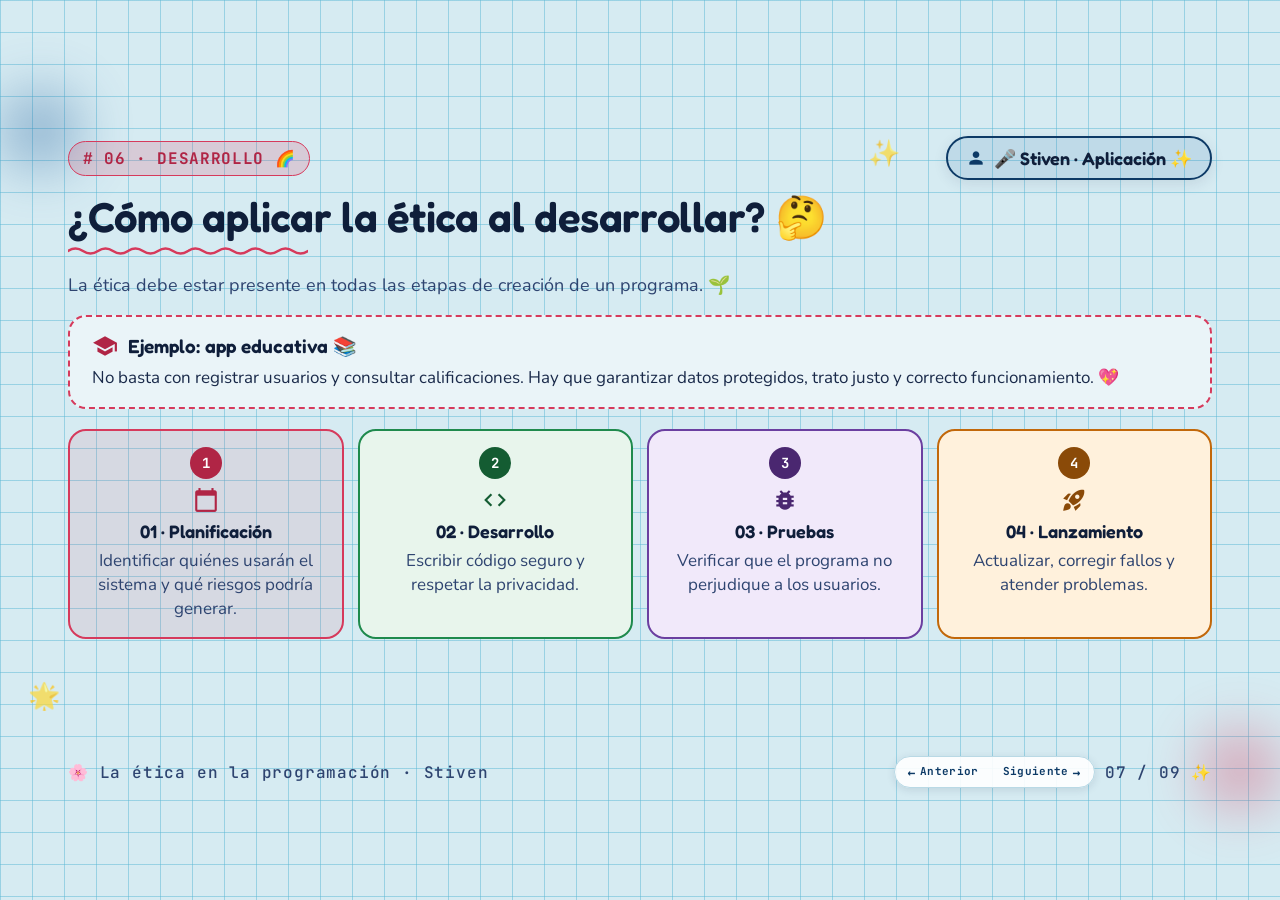
<file: slide_07.html>
<!DOCTYPE html>
<html lang="es">
<head>
  <meta charset="UTF-8">
  <meta name="viewport" content="width=device-width, initial-scale=1">
  <title>Stiven — ¿Cómo aplicar la ética al desarrollar?</title>
  <link rel="icon" href="data:image/svg+xml,<svg xmlns='http://www.w3.org/2000/svg' viewBox='0 0 100 100'><text y='.9em' font-size='90'>🌸</text></svg>">
  <link rel="stylesheet" href="global.css">
  <link rel="stylesheet" href="utilities.css">
  <link rel="stylesheet" href="nav.css">
  <style>
    .stage-card {
      border-radius: 18px;
      padding: 16px 14px;
      display: flex;
      flex-direction: column;
      align-items: center;
      gap: 8px;
      text-align: center;
    }
    .stage-num {
      width: 32px;
      height: 32px;
      border-radius: 50%;
      display: inline-flex;
      align-items: center;
      justify-content: center;
      font-family: var(--font-mono);
      font-weight: 700;
      font-size: 14px;
      color: #FFFFFF;
    }
    .stage-icon { font-size: 26px; }
    .stage-title {
      font-family: var(--font-heading);
      font-size: 18px;
      color: var(--ink);
      font-weight: 600;
      line-height: 1.15;
    }
    .stage-desc {
      font-family: var(--font-body);
      font-size: 17px;
      color: var(--primary-soft);
      line-height: 1.4;
    }
    .speaker-name {
      font-family: var(--font-heading);
      font-size: 18px;
      color: var(--ink);
      font-weight: 600;
    }
  </style>
</head>
<body>
  <div class="slide">
    <!-- Decorative corner blobs (z-index 0, aria-hidden) -->
    <div class="corner-decor" style="background: var(--accent-5); top:0; left:0;" aria-hidden="true"></div>
    <div class="corner-decor" style="background: var(--accent); bottom:0; right:0;" aria-hidden="true"></div>

    <!-- Sparkles -->
    <div class="sparkle" style="top:46px; right:380px; font-size: 26px;" aria-hidden="true">✨</div>
    <div class="sparkle" style="bottom:96px; left:28px; font-size: 26px;" aria-hidden="true">🌟</div>

    <!-- HEADER -->
    <header style="position:relative; z-index:5;">
      <div class="flex items-center justify-between">
        <span class="chip chip-coral"># 06 · DESARROLLO 🌈</span>
        <div class="speaker-badge" style="--badge-accent: var(--accent-5-deep); --badge-bg: rgba(27, 90, 153, 0.12);">
          <span class="material-icons">person</span>
          <span class="speaker-name">🎤 Stiven · Aplicación ✨</span>
        </div>
      </div>
      <h1 class="k-title" style="font-size: 42px; margin-top: 14px;">¿Cómo aplicar la ética al desarrollar? 🤔</h1>
      <div class="squiggle" style="width: 240px; margin-top: 6px;"></div>
      <p class="k-sub" style="font-size: 18px; margin-top: 10px; max-width: 920px;">
        La ética debe estar presente en todas las etapas de creación de un programa. 🌱
      </p>
    </header>

    <!-- CENTRAL CASE CARD -->
    <div class="card-soft" style="margin-top: 16px; border-radius: 18px; padding: 16px 22px; position:relative; z-index:5;">
      <div style="display:flex; align-items:center; gap:10px;">
        <span class="material-icons" style="color: var(--accent-deep); font-size: 26px;">school</span>
        <span style="font-family: var(--font-heading); font-size: 19px; color: var(--ink); font-weight:600;">Ejemplo: app educativa 📚</span>
      </div>
      <p style="font-family: var(--font-body); font-size: 17px; color: var(--primary); line-height: 1.5; margin-top: 6px;">
        No basta con registrar usuarios y consultar calificaciones. Hay que garantizar datos protegidos, trato justo y correcto funcionamiento. 💖
      </p>
    </div>

    <!-- TIMELINE 4 STAGES -->
    <div style="display:grid; grid-template-columns: repeat(4, 1fr); gap:14px; margin-top: 20px; position:relative; z-index:5;">

      <!-- Etapa 1 — Planificación (coral) -->
      <div class="stage-card" style="border:2px solid var(--accent); background: rgba(214,58,92,0.10);">
        <div class="stage-num badge-coral">1</div>
        <span class="material-icons stage-icon" style="color: var(--accent-deep);">calendar_today</span>
        <h2 class="stage-title">01 · Planificación</h2>
        <p class="stage-desc">Identificar quiénes usarán el sistema y qué riesgos podría generar.</p>
      </div>

      <!-- Etapa 2 — Desarrollo (mint) -->
      <div class="stage-card" style="border:2px solid var(--accent-2); background: var(--bg-mint-soft);">
        <div class="stage-num badge-mint">2</div>
        <span class="material-icons stage-icon" style="color: var(--accent-2-deep);">code</span>
        <h2 class="stage-title">02 · Desarrollo</h2>
        <p class="stage-desc">Escribir código seguro y respetar la privacidad.</p>
      </div>

      <!-- Etapa 3 — Pruebas (lavender) -->
      <div class="stage-card" style="border:2px solid var(--accent-3); background: var(--bg-lav-soft);">
        <div class="stage-num badge-lav">3</div>
        <span class="material-icons stage-icon" style="color: var(--accent-3-deep);">bug_report</span>
        <h2 class="stage-title">03 · Pruebas</h2>
        <p class="stage-desc">Verificar que el programa no perjudique a los usuarios.</p>
      </div>

      <!-- Etapa 4 — Lanzamiento (peach) -->
      <div class="stage-card" style="border:2px solid var(--accent-4); background: var(--bg-peach-soft);">
        <div class="stage-num badge-peach">4</div>
        <span class="material-icons stage-icon" style="color: var(--accent-4-deep);">rocket_launch</span>
        <h2 class="stage-title">04 · Lanzamiento</h2>
        <p class="stage-desc">Actualizar, corregir fallos y atender problemas.</p>
      </div>

    </div>

    <!-- FOOTER META -->
    <div class="page-meta">
      <span>🌸 La ética en la programación · Stiven</span>
      <span>07 / 09 ✨</span>
    </div>
  </div>
  <script src="nav.js" defer></script>
</body>
</html>
</file>
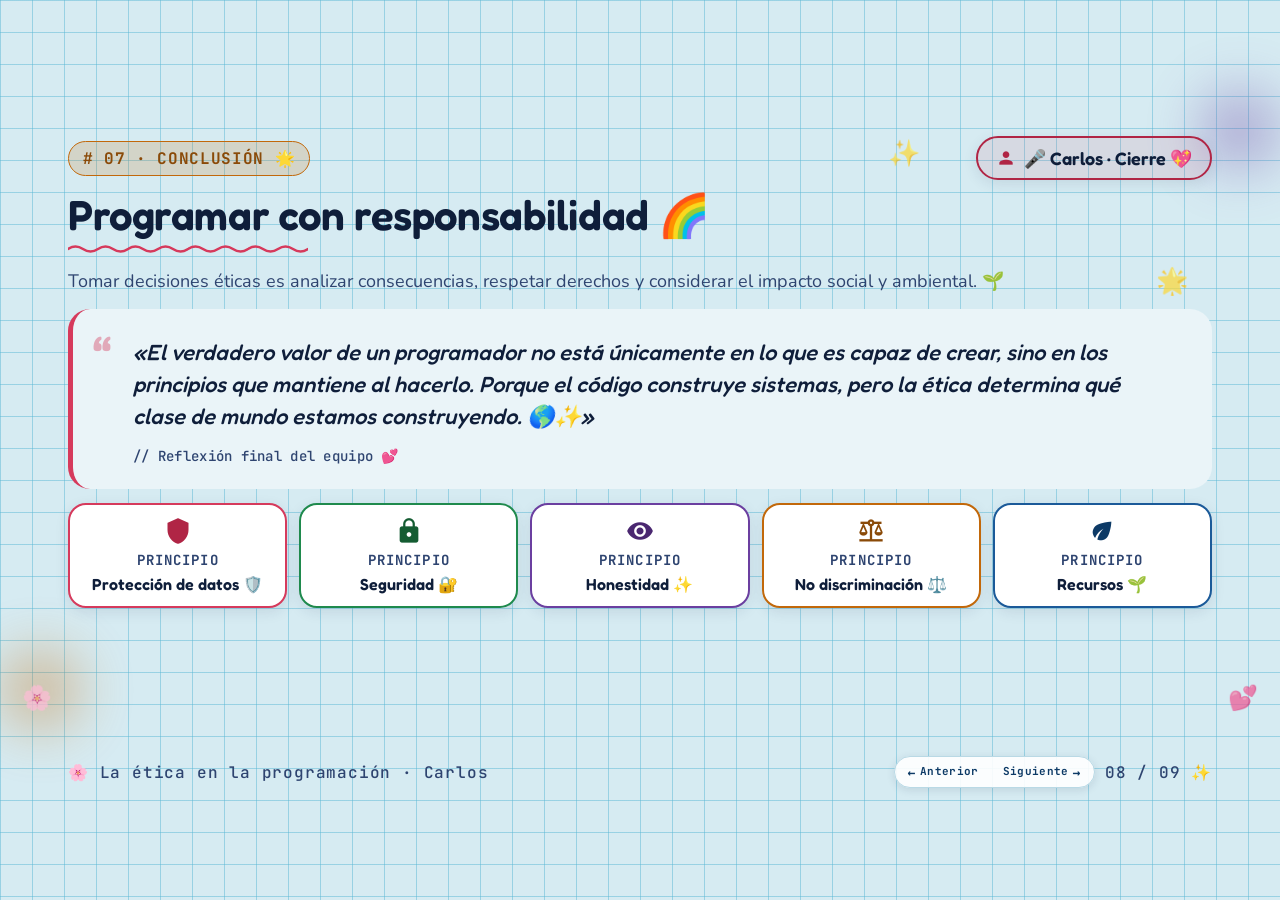
<file: slide_08.html>
<!DOCTYPE html>
<html lang="es">
<head>
  <meta charset="UTF-8">
  <meta name="viewport" content="width=device-width, initial-scale=1">
  <title>Carlos — Programar con responsabilidad</title>
  <link rel="icon" href="data:image/svg+xml,<svg xmlns='http://www.w3.org/2000/svg' viewBox='0 0 100 100'><text y='.9em' font-size='90'>🌸</text></svg>">
  <link rel="stylesheet" href="global.css">
  <link rel="stylesheet" href="utilities.css">
  <link rel="stylesheet" href="nav.css">
  <style>
    .speaker-name {
      font-family: var(--font-heading);
      font-size: 18px;
      color: var(--ink);
      font-weight: 600;
    }
    .quote-card {
      position: relative;
      background: var(--bg-soft);
      border-left: 5px solid var(--accent);
      border-radius: 22px;
      padding: 28px 36px 24px 60px;
      margin-top: 14px;
    }
    .quote-mark {
      position: absolute;
      top: 14px;
      left: 18px;
      font-family: var(--font-heading);
      font-size: 76px;
      color: var(--accent);
      opacity: 0.4;
      line-height: 1;
    }
    .quote-text {
      position: relative;
      z-index: 1;
      font-family: var(--font-heading);
      font-style: italic;
      font-size: 22px;
      color: var(--ink);
      line-height: 1.45;
      font-weight: 500;
    }
    .quote-attr {
      font-family: var(--font-mono);
      font-size: 14px;
      color: var(--primary-soft);
      margin-top: 14px;
      letter-spacing: 0.02em;
    }
    .pillar {
      background: var(--bg-card-solid);
      border-radius: 18px;
      padding: 12px;
      display: flex;
      flex-direction: column;
      align-items: center;
      gap: 6px;
      text-align: center;
      box-shadow: var(--shadow-soft);
    }
    .pillar .material-icons { font-size: 28px; }
    .pillar-label {
      font-family: var(--font-mono);
      font-size: 14px;
      font-weight: 700;
      letter-spacing: 0.08em;
      color: var(--primary-soft);
    }
    .pillar-keyword {
      font-family: var(--font-heading);
      font-size: 16px;
      color: var(--ink);
      font-weight: 600;
      line-height: 1.2;
    }
  </style>
</head>
<body>
  <div class="slide">
    <!-- Decorative corner blobs -->
    <div class="corner-decor" style="background: var(--accent-3); top:0; right:0;" aria-hidden="true"></div>
    <div class="corner-decor" style="background: var(--accent-4); bottom:80px; left:0;" aria-hidden="true"></div>

    <!-- Sparkles -->
    <div class="sparkle" style="top:46px; right:360px; font-size: 26px;" aria-hidden="true">✨</div>
    <div class="sparkle" style="top:174px; right:92px; font-size: 26px;" aria-hidden="true">🌟</div>
    <div class="sparkle" style="bottom:96px; right:22px; font-size: 24px;" aria-hidden="true">💕</div>
    <div class="sparkle" style="bottom:96px; left:22px; font-size: 24px;" aria-hidden="true">🌸</div>

    <!-- HEADER -->
    <header style="position:relative; z-index:5;">
      <div class="flex items-center justify-between">
        <span class="chip chip-peach"># 07 · CONCLUSIÓN 🌟</span>
        <div class="speaker-badge" style="--badge-accent: var(--accent-deep); --badge-bg: rgba(214, 58, 92, 0.10);">
          <span class="material-icons">person</span>
          <span class="speaker-name">🎤 Carlos · Cierre 💖</span>
        </div>
      </div>
      <h1 class="k-title" style="font-size: 42px; margin-top: 12px;">Programar con responsabilidad 🌈</h1>
      <div class="squiggle" style="width: 240px; margin-top: 6px;"></div>
      <p class="k-sub" style="font-size: 18px; margin-top: 8px; max-width: 980px;">
        Tomar decisiones éticas es analizar consecuencias, respetar derechos y considerar el impacto social y ambiental.&nbsp;🌱
      </p>
    </header>

    <!-- QUOTE CARD -->
    <div class="quote-card" style="z-index:5;">
      <span class="quote-mark" aria-hidden="true">“</span>
      <p class="quote-text">
        «El verdadero valor de un programador no está únicamente en lo que es capaz de crear, sino en los principios que mantiene al hacerlo. Porque el código construye sistemas, pero la ética determina qué clase de mundo estamos construyendo. 🌎✨»
      </p>
      <p class="quote-attr">// Reflexión final del equipo 💕</p>
    </div>

    <!-- 5 PILLARS -->
    <div style="display:grid; grid-template-columns: repeat(5, 1fr); gap:12px; margin-top: 14px; position:relative; z-index:5;">

      <div class="pillar" style="border:2px solid var(--accent);">
        <span class="material-icons" style="color: var(--accent-deep);">shield</span>
        <span class="pillar-label">PRINCIPIO</span>
        <span class="pillar-keyword">Protección de datos 🛡️</span>
      </div>

      <div class="pillar" style="border:2px solid var(--accent-2);">
        <span class="material-icons" style="color: var(--accent-2-deep);">lock</span>
        <span class="pillar-label">PRINCIPIO</span>
        <span class="pillar-keyword">Seguridad 🔐</span>
      </div>

      <div class="pillar" style="border:2px solid var(--accent-3);">
        <span class="material-icons" style="color: var(--accent-3-deep);">visibility</span>
        <span class="pillar-label">PRINCIPIO</span>
        <span class="pillar-keyword">Honestidad ✨</span>
      </div>

      <div class="pillar" style="border:2px solid var(--accent-4);">
        <span class="material-icons" style="color: var(--accent-4-deep);">balance</span>
        <span class="pillar-label">PRINCIPIO</span>
        <span class="pillar-keyword">No discriminación ⚖️</span>
      </div>

      <div class="pillar" style="border:2px solid var(--accent-5);">
        <span class="material-icons" style="color: var(--accent-5-deep);">eco</span>
        <span class="pillar-label">PRINCIPIO</span>
        <span class="pillar-keyword">Recursos 🌱</span>
      </div>

    </div>

    <!-- FOOTER META -->
    <div class="page-meta">
      <span>🌸 La ética en la programación · Carlos</span>
      <span>08 / 09 ✨</span>
    </div>
  </div>
  <script src="nav.js" defer></script>
</body>
</html>
</file>
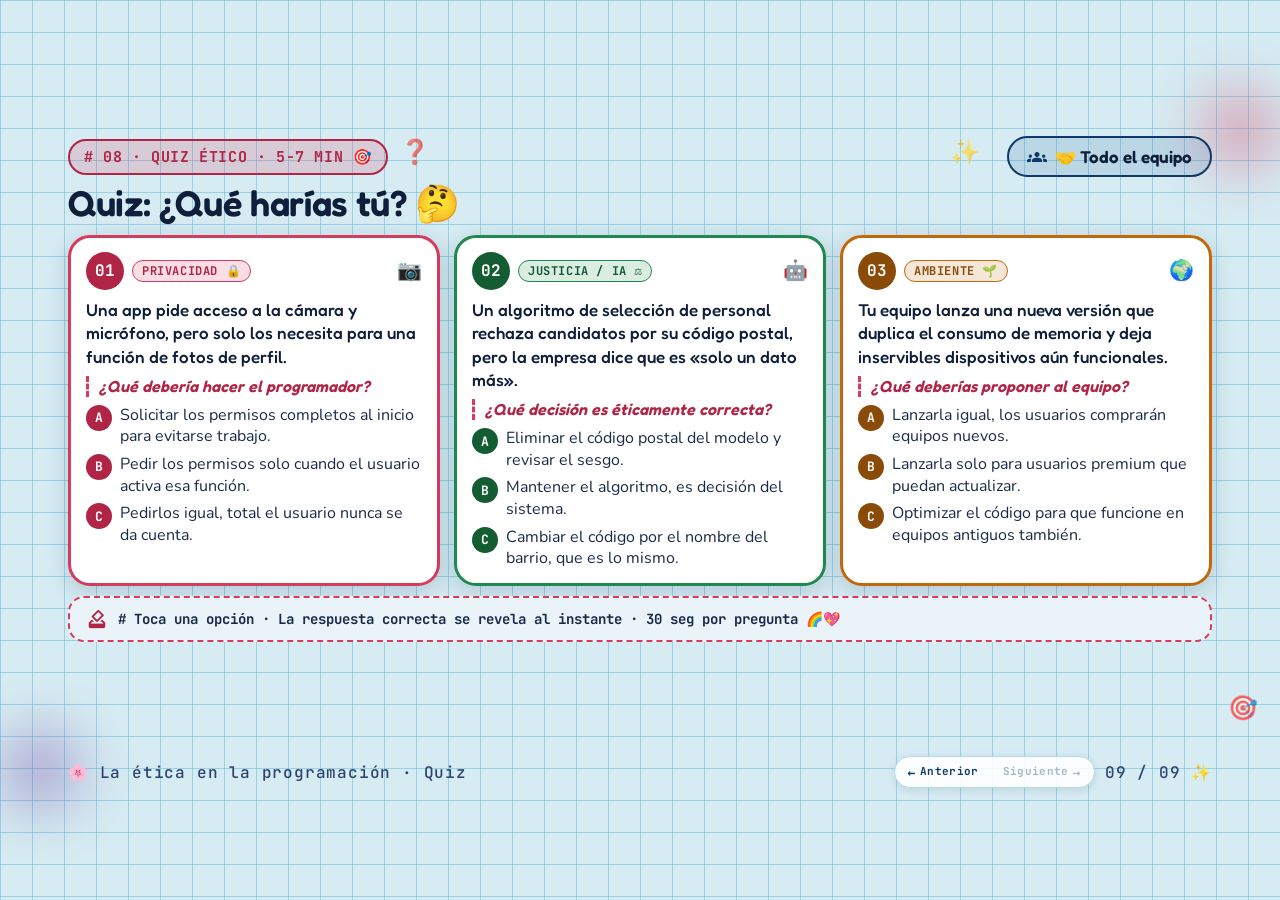
<file: slide_09.html>
<!DOCTYPE html>
<html lang="es">
<head>
  <meta charset="UTF-8">
  <meta name="viewport" content="width=device-width, initial-scale=1">
  <title>Dinámica — Quiz ético interactivo</title>
  <link rel="icon" href="data:image/svg+xml,<svg xmlns='http://www.w3.org/2000/svg' viewBox='0 0 100 100'><text y='.9em' font-size='90'>🌸</text></svg>">
  <link rel="stylesheet" href="global.css">
  <link rel="stylesheet" href="utilities.css">
  <link rel="stylesheet" href="nav.css">
  <style>
    /* === HEADER TEAM BADGE === */
    .team-badge {
      background: rgba(27, 90, 153, 0.14);
      border: 2px solid var(--accent-5-deep);
      border-radius: 999px;
      padding: 8px 18px;
      display: inline-flex;
      align-items: center;
      gap: 8px;
    }
    .team-badge .material-icons { color: var(--accent-5-deep); font-size: 20px; }
    .team-badge-text {
      font-family: var(--font-heading);
      font-size: 17px;
      color: var(--ink);
      font-weight: 600;
    }

    /* === QUIZ CARD === */
    .quiz-card {
      background: var(--bg-card-solid);
      border-radius: 22px;
      padding: 14px 15px 13px;
      display: flex;
      flex-direction: column;
      gap: 8px;
      box-shadow: var(--shadow-cute);
      height: 100%;
    }
    .qc-header {
      display: flex;
      align-items: center;
      gap: 8px;
    }
    .qc-badge {
      width: 38px;
      height: 38px;
      border-radius: 50%;
      display: inline-flex;
      align-items: center;
      justify-content: center;
      font-family: var(--font-mono);
      font-weight: 700;
      font-size: 16px;
      color: #FFFFFF;
      flex-shrink: 0;
    }
    .qc-cat {
      font-family: var(--font-mono);
      font-size: 12px;
      font-weight: 700;
      padding: 4px 9px;
      border-radius: 999px;
      letter-spacing: 0.05em;
      text-transform: uppercase;
      line-height: 1;
    }
    .qc-emoji { font-size: 20px; margin-left: auto; line-height: 1; }
    .qc-scenario {
      font-family: var(--font-heading);
      font-size: 17px;
      color: var(--ink);
      line-height: 1.38;
      font-weight: 500;
    }
    .qc-question {
      font-family: var(--font-heading);
      font-style: italic;
      font-size: 16px;
      color: var(--accent-deep);
      font-weight: 600;
      line-height: 1.3;
      border-left: 3px dashed var(--accent);
      padding-left: 10px;
    }
    .qc-options { display: flex; flex-direction: column; gap: 6px; }
    .qc-opt {
      display: flex;
      align-items: flex-start;
      gap: 8px;
      font-family: var(--font-body);
      font-size: 16px;
      color: var(--primary);
      line-height: 1.35;
      cursor: pointer;
      border-radius: 10px;
      padding: 3px 6px;
      margin: -3px -6px;
      transition: background 0.18s ease, box-shadow 0.18s ease, transform 0.15s ease;
      user-select: none;
    }
    .qc-letter {
      width: 26px;
      height: 26px;
      border-radius: 50%;
      display: inline-flex;
      align-items: center;
      justify-content: center;
      font-family: var(--font-mono);
      font-size: 13px;
      color: #FFFFFF;
      font-weight: 700;
      flex-shrink: 0;
      line-height: 1;
    }
    .qc-answer {
      display: flex;
      flex-direction: column;
      gap: 4px;
      margin-top: auto;
      padding-top: 8px;
      border-top: 1.5px dashed var(--line);
    }
    .qc-pill {
      display: inline-flex;
      align-self: flex-start;
      align-items: center;
      gap: 4px;
      font-family: var(--font-mono);
      font-size: 13px;
      font-weight: 700;
      padding: 4px 10px;
      border-radius: 999px;
      letter-spacing: 0.04em;
    }
    .qc-justif {
      font-family: var(--font-heading);
      font-style: italic;
      font-size: 14px;
      line-height: 1.35;
      font-weight: 500;
    }

    /* === INTERACTIVE QUIZ === */
    .qc-opt:hover,
    .qc-opt:focus-visible {
      background: rgba(27, 90, 153, 0.08);
      transform: translateX(2px);
      outline: none;
    }
    .qc-opt:focus-visible {
      box-shadow: inset 0 0 0 2px var(--accent-5);
    }
    .qc-opt.is-correct {
      background: rgba(31, 138, 77, 0.14);
      box-shadow: inset 0 0 0 1.5px var(--accent-2);
    }
    .qc-opt.is-wrong {
      background: rgba(214, 58, 92, 0.10);
      box-shadow: inset 0 0 0 1.5px var(--accent);
      opacity: 0.75;
    }
    .qc-mark {
      margin-left: auto;
      padding-left: 6px;
      font-weight: 700;
      font-size: 16px;
      line-height: 1.25;
      flex-shrink: 0;
    }
    .qc-opt.is-correct .qc-mark { color: var(--accent-2-deep); }
    .qc-opt.is-wrong .qc-mark { color: var(--accent-deep); }

    .qc-answer { display: none; }
    .quiz-card.revealed .qc-answer {
      display: flex;
      animation: qcReveal 0.3s ease-out;
    }
    .quiz-card.revealed .qc-opt { cursor: default; }
    .quiz-card.revealed .qc-opt:hover,
    .quiz-card.revealed .qc-opt:focus-visible {
      background: transparent;
      box-shadow: none;
      transform: none;
    }
    .quiz-card.revealed .qc-opt.is-correct,
    .quiz-card.revealed .qc-opt.is-correct:hover,
    .quiz-card.revealed .qc-opt.is-correct:focus-visible {
      background: rgba(31, 138, 77, 0.14);
      box-shadow: inset 0 0 0 1.5px var(--accent-2);
    }
    .quiz-card.revealed .qc-opt.is-wrong,
    .quiz-card.revealed .qc-opt.is-wrong:hover,
    .quiz-card.revealed .qc-opt.is-wrong:focus-visible {
      background: rgba(214, 58, 92, 0.10);
      box-shadow: inset 0 0 0 1.5px var(--accent);
    }

    @keyframes qcReveal {
      from { opacity: 0; transform: translateY(6px); }
      to   { opacity: 1; transform: none; }
    }

    /* color variants */
    .cat-coral { background: rgba(214,58,92,0.16); color: var(--accent-deep); border: 1.5px solid var(--accent); }
    .cat-mint  { background: rgba(31,138,77,0.16); color: var(--accent-2-deep); border: 1.5px solid var(--accent-2); }
    .cat-peach { background: rgba(194,104,10,0.16); color: var(--accent-4-deep); border: 1.5px solid var(--accent-4); }

    .pill-coral { background: rgba(214,58,92,0.14); color: var(--accent-deep); border: 1.5px solid var(--accent); }
    .pill-mint  { background: rgba(31,138,77,0.14); color: var(--accent-2-deep); border: 1.5px solid var(--accent-2); }
    .pill-peach { background: rgba(194,104,10,0.14); color: var(--accent-4-deep); border: 1.5px solid var(--accent-4); }

    .just-coral { color: var(--accent-deep); }
    .just-mint  { color: var(--accent-2-deep); }
    .just-peach { color: var(--accent-4-deep); }

    /* === BOTTOM BAR === */
    .bottom-bar {
      background: var(--bg-soft);
      border: 2px dashed var(--accent);
      border-radius: 16px;
      padding: 10px 16px;
      margin-top: 10px;
      display: flex;
      align-items: center;
      gap: 10px;
    }
    .bottom-bar .material-icons { color: var(--accent-deep); font-size: 22px; flex-shrink: 0; }
    .bottom-bar p {
      font-family: var(--font-mono);
      font-size: 14px;
      color: var(--primary);
      font-weight: 600;
      line-height: 1.3;
    }
  </style>
</head>
<body>
  <div class="slide">
    <!-- Decorative corner blobs (z-index 0) -->
    <div class="corner-decor" style="background: var(--accent); top:0; right:0;" aria-hidden="true" data-decor></div>
    <div class="corner-decor" style="background: var(--accent-3); bottom:0; left:0;" aria-hidden="true" data-decor></div>

    <!-- Sparkles -->
    <div class="sparkle" style="top:46px; left:400px; font-size: 24px;" aria-hidden="true" data-decor>❓</div>
    <div class="sparkle" style="top:46px; right:300px; font-size: 24px;" aria-hidden="true" data-decor>✨</div>
    <div class="sparkle" style="bottom:86px; right:22px; font-size: 24px;" aria-hidden="true" data-decor>🎯</div>

    <!-- HEADER (compacto) -->
    <header style="position:relative; z-index:5;">
      <div class="flex items-center justify-between">
        <span class="chip chip-coral" style="border:2px solid var(--accent-deep); font-size:15px;"># 08 · QUIZ ÉTICO · 5-7 MIN 🎯</span>
        <div class="team-badge">
          <span class="material-icons">groups</span>
          <span class="team-badge-text">🤝 Todo el equipo</span>
        </div>
      </div>
      <h1 class="k-title" style="font-size: 36px; margin-top: 6px;">Quiz: ¿Qué harías tú? 🤔</h1>
    </header>

    <!-- 3-COLUMN QUIZ GRID -->
    <div style="display:grid; grid-template-columns: 1fr 1fr 1fr; gap: 14px; margin-top: 12px; position:relative; z-index:5;">

      <!-- ===== PREGUNTA 1 — Coral / Privacidad ===== -->
      <div class="quiz-card" data-answer="B" style="border:3px solid var(--accent);">
        <div class="qc-header">
          <span class="qc-badge badge-coral">01</span>
          <span class="qc-cat cat-coral">PRIVACIDAD 🔒</span>
          <span class="qc-emoji" aria-hidden="true">📷</span>
        </div>
        <p class="qc-scenario">Una app pide acceso a la cámara y micrófono, pero solo los necesita para una función de fotos de perfil.</p>
        <p class="qc-question">¿Qué debería hacer el programador?</p>
        <div class="qc-options">
          <div class="qc-opt" data-opt="A" role="button" tabindex="0">
            <span class="qc-letter badge-coral">A</span>
            <span>Solicitar los permisos completos al inicio para evitarse trabajo.</span>
          </div>
          <div class="qc-opt" data-opt="B" role="button" tabindex="0">
            <span class="qc-letter badge-coral">B</span>
            <span>Pedir los permisos solo cuando el usuario activa esa función.</span>
          </div>
          <div class="qc-opt" data-opt="C" role="button" tabindex="0">
            <span class="qc-letter badge-coral">C</span>
            <span>Pedirlos igual, total el usuario nunca se da cuenta.</span>
          </div>
        </div>
        <div class="qc-answer" aria-live="polite">
          <span class="qc-pill pill-coral">✓ Respuesta: B</span>
          <p class="qc-justif just-coral">Solicitar permisos solo cuando se necesitan respeta la privacidad y el principio de mínima información.</p>
        </div>
      </div>

      <!-- ===== PREGUNTA 2 — Mint / Justicia IA ===== -->
      <div class="quiz-card" data-answer="A" style="border:3px solid var(--accent-2);">
        <div class="qc-header">
          <span class="qc-badge badge-mint">02</span>
          <span class="qc-cat cat-mint">JUSTICIA / IA ⚖️</span>
          <span class="qc-emoji" aria-hidden="true">🤖</span>
        </div>
        <p class="qc-scenario">Un algoritmo de selección de personal rechaza candidatos por su código postal, pero la empresa dice que es «solo un dato más».</p>
        <p class="qc-question">¿Qué decisión es éticamente correcta?</p>
        <div class="qc-options">
          <div class="qc-opt" data-opt="A" role="button" tabindex="0">
            <span class="qc-letter badge-mint">A</span>
            <span>Eliminar el código postal del modelo y revisar el sesgo.</span>
          </div>
          <div class="qc-opt" data-opt="B" role="button" tabindex="0">
            <span class="qc-letter badge-mint">B</span>
            <span>Mantener el algoritmo, es decisión del sistema.</span>
          </div>
          <div class="qc-opt" data-opt="C" role="button" tabindex="0">
            <span class="qc-letter badge-mint">C</span>
            <span>Cambiar el código por el nombre del barrio, que es lo mismo.</span>
          </div>
        </div>
        <div class="qc-answer" aria-live="polite">
          <span class="qc-pill pill-mint">✓ Respuesta: A</span>
          <p class="qc-justif just-mint">Eliminar el sesgo garantiza igualdad de oportunidades y respeta la justicia.</p>
        </div>
      </div>

      <!-- ===== PREGUNTA 3 — Peach / Ambiente ===== -->
      <div class="quiz-card" data-answer="C" style="border:3px solid var(--accent-4);">
        <div class="qc-header">
          <span class="qc-badge badge-peach">03</span>
          <span class="qc-cat cat-peach">AMBIENTE 🌱</span>
          <span class="qc-emoji" aria-hidden="true">🌍</span>
        </div>
        <p class="qc-scenario">Tu equipo lanza una nueva versión que duplica el consumo de memoria y deja inservibles dispositivos aún funcionales.</p>
        <p class="qc-question">¿Qué deberías proponer al equipo?</p>
        <div class="qc-options">
          <div class="qc-opt" data-opt="A" role="button" tabindex="0">
            <span class="qc-letter badge-peach">A</span>
            <span>Lanzarla igual, los usuarios comprarán equipos nuevos.</span>
          </div>
          <div class="qc-opt" data-opt="B" role="button" tabindex="0">
            <span class="qc-letter badge-peach">B</span>
            <span>Lanzarla solo para usuarios premium que puedan actualizar.</span>
          </div>
          <div class="qc-opt" data-opt="C" role="button" tabindex="0">
            <span class="qc-letter badge-peach">C</span>
            <span>Optimizar el código para que funcione en equipos antiguos también.</span>
          </div>
        </div>
        <div class="qc-answer" aria-live="polite">
          <span class="qc-pill pill-peach">✓ Respuesta: C</span>
          <p class="qc-justif just-peach">Optimizar extiende la vida útil de los dispositivos y reduce residuos electrónicos.</p>
        </div>
      </div>

    </div>

    <!-- BOTTOM BAR — facilitator instructions -->
    <div class="bottom-bar" style="position:relative; z-index:5;">
      <span class="material-icons">how_to_vote</span>
      <p># Toca una opción · La respuesta correcta se revela al instante · 30 seg por pregunta 🌈💖</p>
    </div>

    <!-- FOOTER META -->
    <div class="page-meta">
      <span>🌸 La ética en la programación · Quiz</span>
      <span>09 / 09 ✨</span>
    </div>
  </div>

  <script>
    document.querySelectorAll('.quiz-card').forEach(function (card) {
      var answer = card.dataset.answer;

      function choose(opt) {
        if (card.classList.contains('revealed')) return;
        card.classList.add('revealed');
        card.querySelectorAll('.qc-opt').forEach(function (item) {
          item.setAttribute('tabindex', '-1');
          item.setAttribute('aria-disabled', 'true');
        });
        opt.setAttribute('aria-pressed', 'true');

        var isCorrect = opt.dataset.opt === answer;
        var correctOpt = card.querySelector('.qc-opt[data-opt="' + answer + '"]');
        var pill = card.querySelector('.qc-pill');

        opt.classList.add(isCorrect ? 'is-correct' : 'is-wrong');
        opt.appendChild(mark(isCorrect ? '✓' : '✗'));

        if (pill) {
          pill.textContent = isCorrect
            ? '🎉 ¡Correcto! · Respuesta: ' + answer
            : '✗ Casi… · Respuesta: ' + answer;
        }

        if (!isCorrect && correctOpt) {
          correctOpt.classList.add('is-correct');
          correctOpt.appendChild(mark('✓'));
        }
      }

      function mark(symbol) {
        var span = document.createElement('span');
        span.className = 'qc-mark';
        span.setAttribute('aria-hidden', 'true');
        span.textContent = symbol;
        return span;
      }

      card.querySelectorAll('.qc-opt').forEach(function (opt) {
        opt.setAttribute('aria-pressed', 'false');
        opt.addEventListener('click', function () { choose(opt); });
        opt.addEventListener('keydown', function (event) {
          if (event.key === 'Enter' || event.key === ' ') {
            event.preventDefault();
            choose(opt);
          }
        });
      });
    });
  </script>
  <script src="nav.js" defer></script>
</body>
</html>
</file>
<file: global.css>
/* ===== Ética en la Programación — Estética Kawaii / Cuadrícula Azul ===== */
/* Fuentes e iconos autoalojados: funcionan sin conexión. */
@import url('fonts.css');

:root {
  /* Palette — Grid Paper Azul (kawaii blue stationery) */
  --bg: #D6EBF2;              /* pale celeste blue (paper) */
  --grid-line: #5BB8D4;       /* turquoise blue grid */
  --grid-line-soft: rgba(91, 184, 212, 0.50);

  --bg-card: #FFFFFFD9;        /* translucent white card */
  --bg-card-solid: #FFFFFF;
  --bg-soft: #EAF4F8;          /* very soft blue panel */
  --bg-mint-soft: #E8F5EC;
  --bg-lav-soft: #F1E9FA;
  --bg-peach-soft: #FFF1DC;

  --primary: #1A2A4A;          /* deep navy text (strong contrast on light blue) */
  --primary-soft: #2E4470;     /* still readable secondary */
  --ink: #0F1E3A;              /* near-black navy for titles */

  --accent: #D63A5C;            /* strong rose */
  --accent-deep: #B02545;       /* deep rose */
  --accent-2: #1F8A4D;          /* strong green */
  --accent-2-deep: #145C32;     /* deep forest green */
  --accent-3: #6B3FA0;          /* strong purple */
  --accent-3-deep: #4A2770;     /* deep purple */
  --accent-4: #C2680A;          /* strong orange */
  --accent-4-deep: #8A4A08;     /* burnt orange */
  --accent-5: #1B5A99;          /* strong sky blue */
  --accent-5-deep: #0D3A66;     /* deep navy */

  --line: #B9D9E5;
  --shadow-soft: 0 4px 14px rgba(26, 42, 74, 0.10);
  --shadow-cute: 0 6px 22px rgba(13, 58, 102, 0.18);

  /* Typography tokens — GRANDE para proyección TV */
  --font-heading: 'Fredoka', 'Nunito', sans-serif;
  --font-body: 'Nunito', sans-serif;
  --font-num: 'JetBrains Mono', monospace;
  --font-mono: 'JetBrains Mono', monospace;

  --fs-display: 80px;
  --fs-h1: 58px;
  --fs-h2: 42px;
  --fs-h3: 30px;
  --fs-body: 24px;
  --fs-small: 18px;
  --fs-micro: 16px;

  --radius-cute: 22px;
  --radius-pill: 999px;
}

* { box-sizing: border-box; margin: 0; padding: 0; }

body {
  font-family: var(--font-body);
  color: var(--primary);
  background-color: var(--bg);
  background-image:
    linear-gradient(var(--grid-line-soft) 1px, transparent 1px),
    linear-gradient(90deg, var(--grid-line-soft) 1px, transparent 1px);
  background-size: 32px 32px;
  background-position: 0 0;
  -webkit-font-smoothing: antialiased;
}

/* SLIDE ROOT — transparent so full-viewport grid paper fills any aspect ratio */
.slide {
  width: 1280px;
  height: 720px;
  background: transparent;
  padding: 46px 68px 70px;
  position: relative;
  overflow: visible;
  display: flex;
  flex-direction: column;
}

/* Decorative wobbly tape stickers (used sparingly) */
.tape {
  position: absolute;
  width: 110px;
  height: 28px;
  background: rgba(242, 214, 160, 0.7);
  transform: rotate(-6deg);
  border-radius: 4px;
  z-index: 0;
}

/* Decorative squiggly underline */
.squiggle {
  display: inline-block;
  height: 10px;
  width: 100%;
  background-image: url("data:image/svg+xml;utf8,<svg xmlns='http://www.w3.org/2000/svg' viewBox='0 0 60 10'><path d='M0 5 Q 7.5 0 15 5 T 30 5 T 45 5 T 60 5' fill='none' stroke='%23D63A5C' stroke-width='2.5' stroke-linecap='round'/></svg>");
  background-repeat: repeat-x;
  background-size: 60px 10px;
}

/* Card surfaces — soft, rounded, gentle shadow */
.card {
  background: var(--bg-card-solid);
  border: 2px solid var(--line);
  border-radius: var(--radius-cute);
  padding: 22px;
  box-shadow: var(--shadow-soft);
  position: relative;
}

.card-soft {
  background: var(--bg-soft);
  border-radius: var(--radius-cute);
  padding: 22px;
  border: 2px dashed var(--accent);
}

.card-mint  { background: var(--bg-mint-soft); border-radius: var(--radius-cute); padding: 22px; border: 2px solid var(--accent-2); }
.card-lav   { background: var(--bg-lav-soft);  border-radius: var(--radius-cute); padding: 22px; border: 2px solid var(--accent-3); }
.card-peach { background: var(--bg-peach-soft); border-radius: var(--radius-cute); padding: 22px; border: 2px solid var(--accent-4); }

/* Accent chips — pill shaped, very rounded */
.chip {
  display: inline-flex;
  align-items: center;
  gap: 6px;
  padding: 6px 14px;
  border-radius: var(--radius-pill);
  font-family: var(--font-mono);
  font-size: var(--fs-micro);
  font-weight: 600;
  letter-spacing: 0.04em;
  text-transform: uppercase;
  border: 1.5px solid transparent;
}

.chip-coral  { background: rgba(214, 58, 92, 0.18); color: var(--accent-deep); border-color: var(--accent); }
.chip-mint   { background: rgba(31, 138, 77, 0.18); color: var(--accent-2-deep); border-color: var(--accent-2); }
.chip-lav    { background: rgba(107, 63, 160, 0.18); color: var(--accent-3-deep); border-color: var(--accent-3); }
.chip-peach  { background: rgba(194, 104, 10, 0.18); color: var(--accent-4-deep); border-color: var(--accent-4); }
.chip-sky    { background: rgba(27, 90, 153, 0.18); color: var(--accent-5-deep); border-color: var(--accent-5); }
.chip-slate  { background: rgba(45, 27, 78, 0.12); color: var(--primary); border-color: var(--primary-soft); }

/* Accent dots / circles — kawaii style */
.dot { width: 10px; height: 10px; border-radius: 50%; display: inline-block; }

/* Sparkle decorations */
.sparkle {
  position: absolute;
  font-size: 24px;
  pointer-events: none;
  opacity: 0.7;
  z-index: 1;
}

/* Page meta footer */
.page-meta {
  position: absolute;
  bottom: 22px;
  left: 68px;
  right: 68px;
  display: flex;
  justify-content: space-between;
  align-items: center;
  font-family: var(--font-mono);
  font-size: var(--fs-micro);
  color: var(--primary-soft);
  letter-spacing: 0.05em;
  z-index: 5;
}

/* Numbered marker (top-right) */
.page-num {
  position: absolute;
  top: 28px;
  right: 68px;
  font-family: var(--font-mono);
  font-size: var(--fs-micro);
  color: var(--primary-soft);
  letter-spacing: 0.1em;
  z-index: 5;
}

/* Tag — code-style */
.tag {
  font-family: var(--font-mono);
  font-size: 13px;
  padding: 3px 10px;
  border-radius: 8px;
  background: rgba(255, 255, 255, 0.7);
  color: var(--primary);
  border: 1.5px solid var(--line);
}

/* Kawaii corner decorations */
.corner-decor {
  position: absolute;
  width: 80px;
  height: 80px;
  border-radius: 50%;
  filter: blur(28px);
  opacity: 0.4;
  pointer-events: none;
  z-index: 0;
}

/* Hidden speaker notes */
[data-notes] { display: none; }

/* Material icons */
.material-icons { font-size: inherit; line-height: inherit; vertical-align: middle; }

/* Big kawaii heading (use inline) */
.k-title {
  font-family: var(--font-heading);
  font-weight: 600;
  color: var(--ink);
  letter-spacing: -0.01em;
  line-height: 1.1;
}

.k-sub {
  font-family: var(--font-body);
  color: var(--primary-soft);
  line-height: 1.5;
}

/* Emphasized inline */
.k-em { color: var(--accent-deep); font-weight: 700; }
.k-em-mint { color: var(--accent-2-deep); font-weight: 700; }
.k-em-lav { color: var(--accent-3-deep); font-weight: 700; }
.k-em-peach { color: var(--accent-4-deep); font-weight: 700; }

/* Numbered badge (used in cards) */
.badge-num {
  display: inline-flex;
  align-items: center;
  justify-content: center;
  width: 44px;
  height: 44px;
  border-radius: 50%;
  font-family: var(--font-mono);
  font-weight: 700;
  font-size: 18px;
  color: #FFFFFF;
}
.badge-coral  { background: var(--accent-deep); }
.badge-mint   { background: var(--accent-2-deep); }
.badge-lav    { background: var(--accent-3-deep); }
.badge-peach  { background: var(--accent-4-deep); }
.badge-sky    { background: var(--accent-5-deep); }

/* ===== Componentes compartidos (misma métrica en todas las diapositivas) ===== */
.speaker-badge {
  --badge-accent: var(--accent-deep);
  --badge-bg: var(--bg-peach-soft);
  display: inline-flex;
  align-items: center;
  gap: 8px;
  padding: 9px 18px;
  border-radius: var(--radius-pill);
  border: 2px solid var(--badge-accent);
  background: var(--badge-bg);
  font-family: var(--font-heading);
  font-size: var(--fs-small);
  font-weight: 600;
  color: var(--ink);
  box-shadow: var(--shadow-soft);
  white-space: nowrap;
}
.speaker-badge .material-icons { color: var(--badge-accent); font-size: 20px; }

.mini-title {
  display: inline-flex;
  align-items: center;
  gap: 8px;
  font-family: var(--font-heading);
  font-size: 20px;
  font-weight: 600;
  color: var(--ink);
  line-height: 1.2;
}
.mini-title .material-icons { color: var(--accent-deep); font-size: 22px; }

/* Ajustes de ajuste de texto: solo donde hay contenedores flex/grid. */
.slide :where(.flex, .grid) > * { min-width: 0; }

.slide :where(h1, h2, h3, h4, p, span, a, li, dt, dd) {
  overflow-wrap: break-word;
}

.slide :where(.card, .card-soft, .card-mint, .card-lav, .card-peach,
  .big-card, .small-card, .principle-card, .pillar-card, .stage-card,
  .quote-card, .quiz-card) {
  max-width: 100%;
}
</file>
<file: nav.css>
/* ===== Slide navigation — injected by nav.js ===== */
html { min-height: 100%; }

body {
  min-height: 100vh;
  margin: 0;
  overflow-x: hidden;
}

.slide-meta-right {
  display: flex;
  align-items: center;
  gap: 10px;
}

.slide-nav {
  display: inline-flex;
  align-items: center;
  gap: 4px;
  padding: 3px;
  border-radius: var(--radius-pill, 999px);
  background: rgba(255, 255, 255, 0.9);
  border: 1.5px solid var(--line);
  box-shadow: 0 2px 8px rgba(26, 42, 74, 0.12);
}

.slide-nav-btn {
  display: inline-flex;
  align-items: center;
  gap: 4px;
  padding: 3px 10px;
  border-radius: var(--radius-pill, 999px);
  font-family: var(--font-mono);
  font-size: 11px;
  font-weight: 700;
  line-height: 1.6;
  letter-spacing: 0.03em;
  text-decoration: none;
  color: var(--accent-5-deep);
  transition: background 0.16s ease, color 0.16s ease, opacity 0.16s ease;
  white-space: nowrap;
}

.slide-nav-btn:hover {
  background: rgba(27, 90, 153, 0.12);
  color: var(--accent-5-deep);
}

.slide-nav-btn:focus-visible {
  outline: 2px solid var(--accent-5);
  outline-offset: 2px;
}

.slide-nav-btn[aria-disabled="true"] {
  opacity: 0.35;
  pointer-events: none;
}

.slide-nav-btn .arrow {
  font-size: 13px;
  line-height: 1;
}

/* ===== Responsive slide fitting ===== */
body.deck-slide-page {
  display: flex;
  align-items: center;
  justify-content: center;
  min-height: 100vh;
  min-height: 100svh;
}

.slide-stage {
  flex: none;
  overflow: visible;
}

/* Mobile/tablet floating nav (outside the scaled slide) */
.slide-nav-mobile { display: none; }

@media (max-width: 1279px) {
  /* Reserva espacio inferior para la barra flotante y que no tape el footer. */
  body.deck-slide-page {
    padding-bottom: 84px;
  }

  .page-meta .slide-nav { display: none; }

  .slide-nav-mobile {
    display: inline-flex;
    position: fixed;
    left: 50%;
    bottom: max(14px, env(safe-area-inset-bottom));
    transform: translateX(-50%);
    z-index: 50;
    padding: 5px;
    box-shadow: 0 6px 18px rgba(13, 58, 102, 0.25);
  }

  .slide-nav-mobile .slide-nav-btn {
    font-size: 13px;
    min-height: 38px;
    padding: 6px 14px;
  }
}

@media (max-width: 420px) {
  .slide-nav-mobile {
    width: calc(100vw - 20px);
    justify-content: center;
  }

  .slide-nav-mobile .slide-nav-btn {
    flex: 1 1 0;
    justify-content: center;
    padding-inline: 8px;
    font-size: 11px;
  }
}
</file>
<file: utilities.css>
/* ===== Capa mínima de utilidades (reemplaza el CDN de Tailwind) =====
   Solo incluye las clases que usan las diapositivas, con los mismos
   valores que Tailwind: escala de espaciado 1 = 4px. */

.flex { display: flex; }
.flex-row { flex-direction: row; }
.flex-col { flex-direction: column; }
.flex-1 { flex: 1 1 0%; }

.grid { display: grid; }
.grid-cols-2 { grid-template-columns: repeat(2, minmax(0, 1fr)); }
.grid-cols-3 { grid-template-columns: repeat(3, minmax(0, 1fr)); }

.items-center { align-items: center; }
.justify-between { justify-content: space-between; }
.justify-center { justify-content: center; }

.gap-1 { gap: 4px; }
.gap-2 { gap: 8px; }
.gap-3 { gap: 12px; }
.gap-4 { gap: 16px; }
.gap-5 { gap: 20px; }
.gap-8 { gap: 32px; }

.mt-1 { margin-top: 4px; }
.mt-2 { margin-top: 8px; }
.mt-3 { margin-top: 12px; }
.mt-4 { margin-top: 16px; }

.relative { position: relative; }
.font-mono { font-family: var(--font-mono); }
</file>
